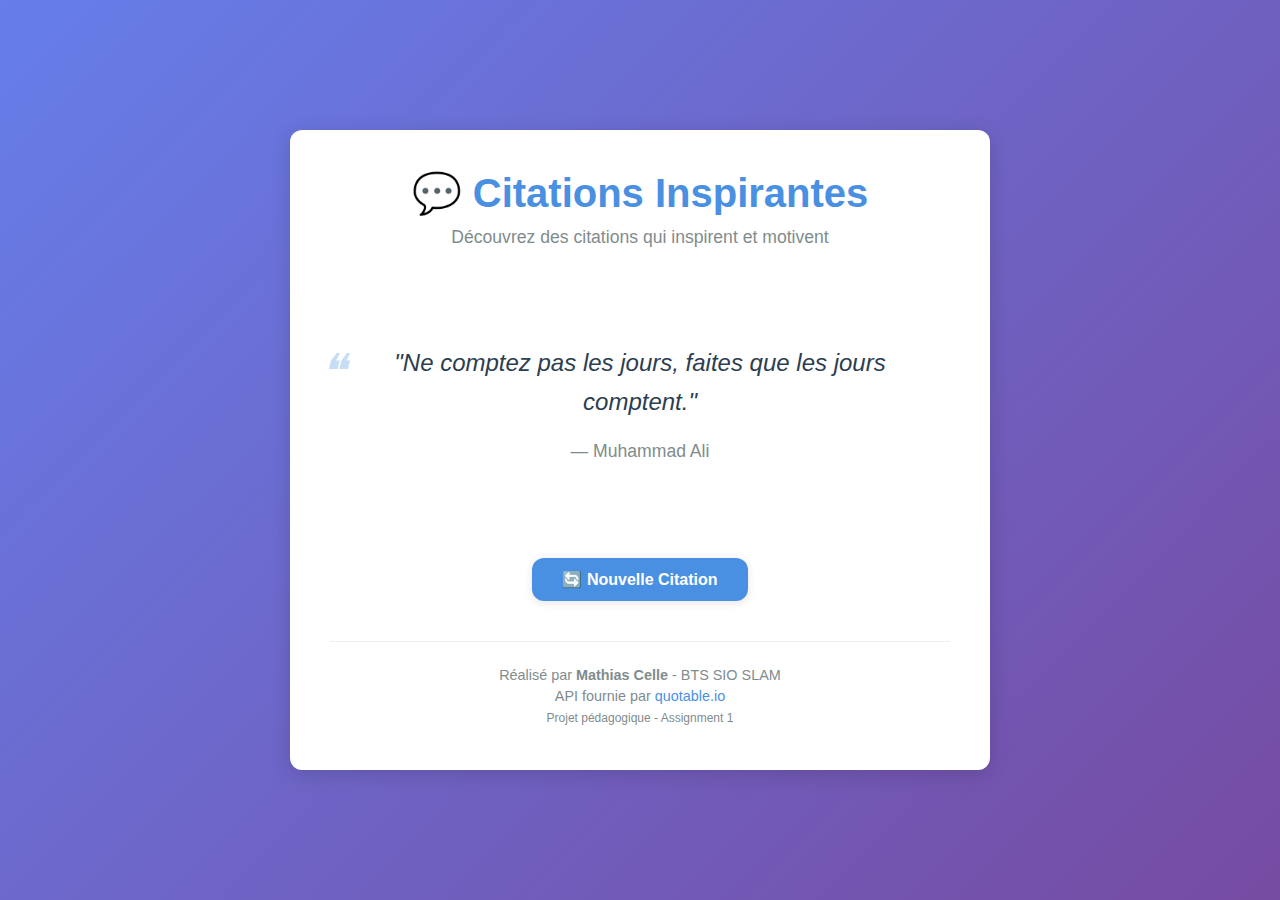
<file: index.html>
<!DOCTYPE html>
<html lang="fr">
<head>
    <meta charset="UTF-8">
    <meta name="viewport" content="width=device-width, initial-scale=1.0">
    <title>Générateur de Citations - Mathias Celle</title>
    <link rel="stylesheet" href="style.css">
    <meta name="description" content="Générateur de citations inspirantes utilisant l'API quotable.io">
</head>
<body>
    <main class="container">
        <header>
            <h1>💬 Citations Inspirantes</h1>
            <p class="subtitle">Découvrez des citations qui inspirent et motivent</p>
        </header>
        
        <section class="citation-section" aria-live="polite">
            <!-- Zone de chargement -->
            <div id="loading" class="loading" aria-label="Chargement en cours">
                <div class="spinner" role="status" aria-hidden="true"></div>
                <p>Chargement d'une citation...</p>
            </div>
            
            <!-- Zone citation (cachée au début) -->
            <div id="citation-container" class="citation-container hidden">
                <blockquote id="citation-text" class="citation-text" cite="https://quotable.io">
                    <!-- La citation apparaîtra ici -->
                </blockquote>
                <cite id="citation-author" class="citation-author">
                    <!-- L'auteur apparaîtra ici -->
                </cite>
            </div>
            
            <!-- Zone d'erreur (cachée au début) -->
            <div id="error-container" class="error-container hidden" role="alert" aria-live="assertive">
                <p class="error-message">
                    ❌ <span id="error-text">Impossible de charger une citation. Vérifiez votre connexion.</span>
                </p>
                <button id="retry-btn" class="btn-retry">🔄 Réessayer</button>
            </div>
        </section>
        
        <section class="actions">
            <button id="nouvelle-citation" class="btn-nouvelle" disabled aria-describedby="citation-help">
                🔄 Nouvelle Citation
            </button>
            <p id="citation-help" class="sr-only">Cliquez pour charger une nouvelle citation aléatoire</p>
        </section>

        <!-- Section bonus optionnelle -->
        <section id="bonus-features" class="bonus-section hidden">
            <button id="partager-btn" class="btn-secondary">📤 Partager</button>
            <button id="favoris-btn" class="btn-secondary">⭐ Ajouter aux favoris</button>
        </section>
        
        <footer>
            <p>Réalisé par <strong>Mathias Celle</strong> - BTS SIO SLAM</p>
            <p>API fournie par <a href="https://quotable.io" target="_blank" rel="noopener">quotable.io</a></p>
            <p><small>Projet pédagogique - Assignment 1</small></p>
        </footer>
    </main>
    
    <!-- Scripts chargés en fin pour optimiser les performances -->
    <script src="script.js"></script>
</body>
</html>
</file>
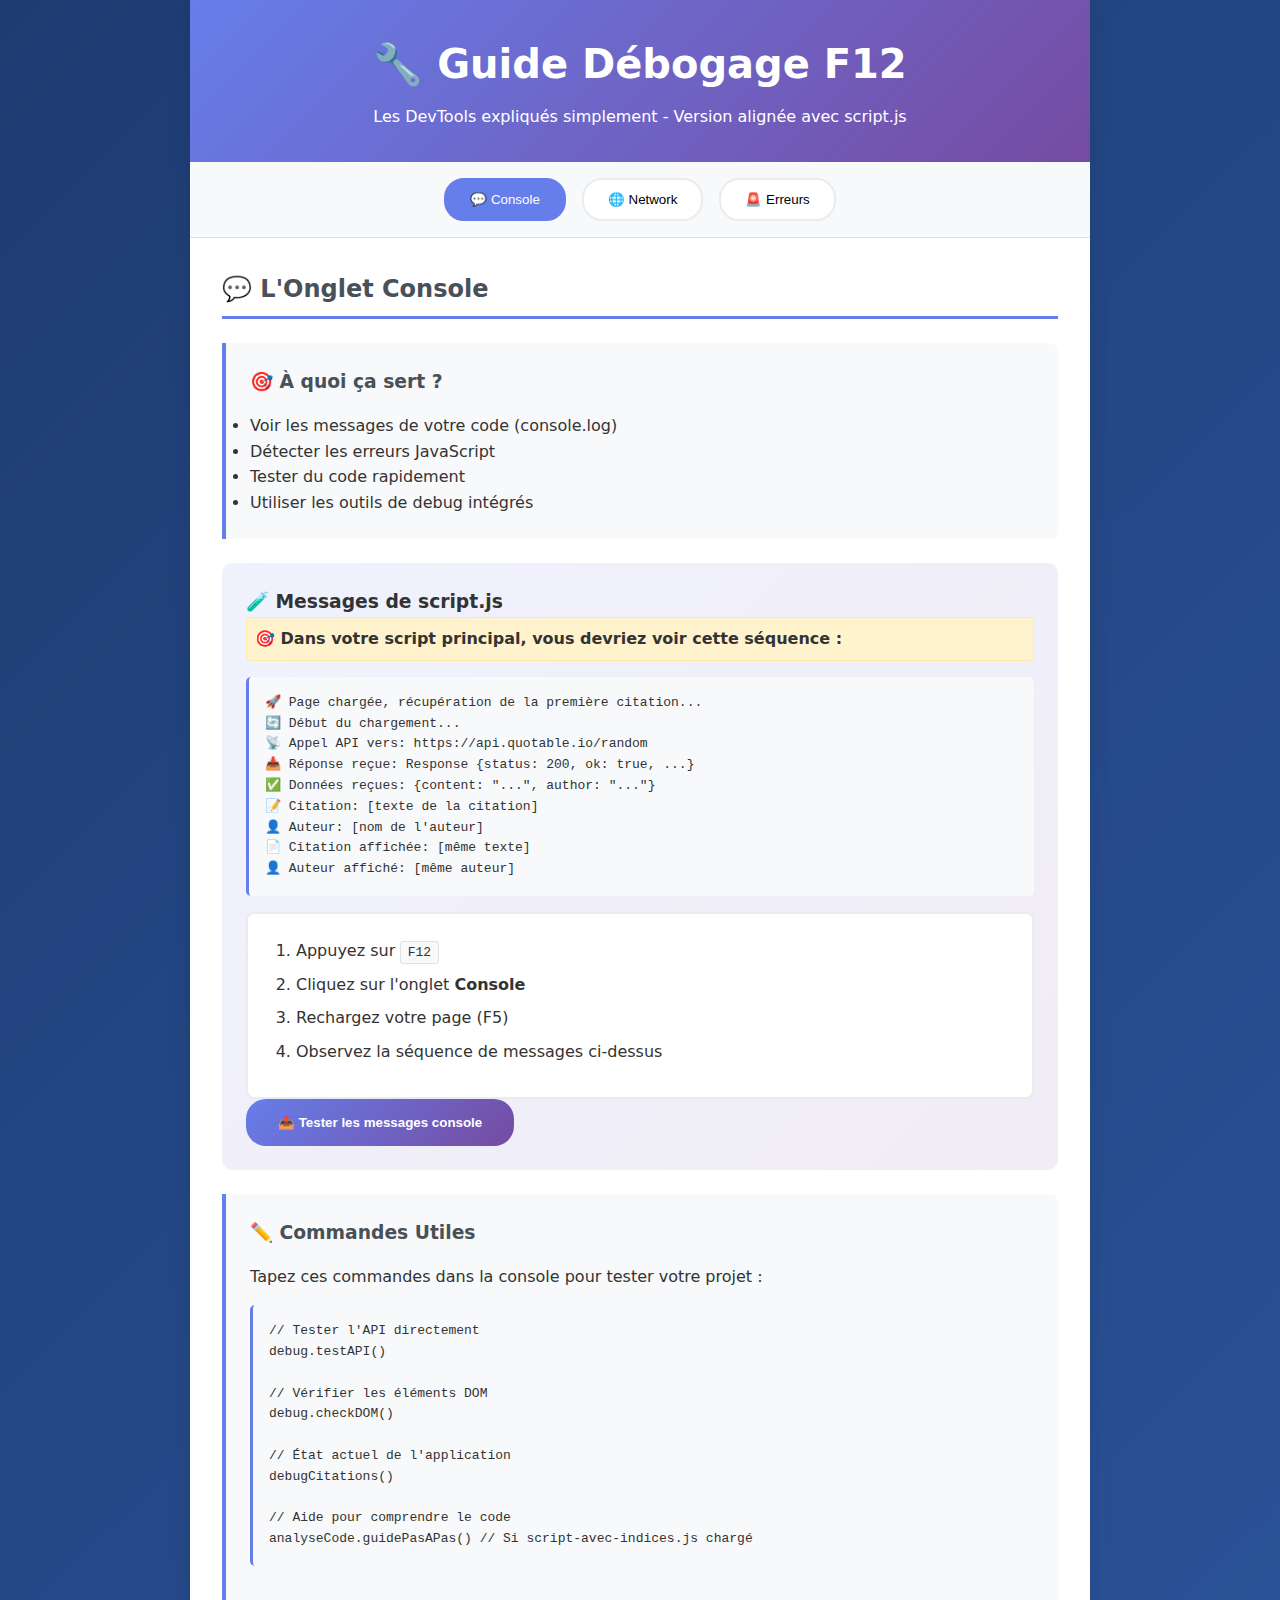
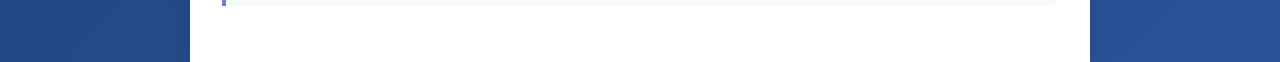
<file: Fichiers d'aide/debug-guide.html>
<!DOCTYPE html>
<html lang="fr">
<head>
    <meta charset="UTF-8">
    <meta name="viewport" content="width=device-width, initial-scale=1.0">
    <title>🔧 Guide Débogage F12</title>
    <style>
        * { margin: 0; padding: 0; box-sizing: border-box; }
        body { 
            font-family: system-ui, sans-serif; 
            background: linear-gradient(135deg, #1e3c72, #2a5298);
            color: #333; 
            line-height: 1.6;
        }
        
        .container { 
            max-width: 900px; 
            margin: 0 auto; 
            background: white; 
            min-height: 100vh;
            box-shadow: 0 0 20px rgba(0,0,0,0.1);
        }
        
        .header { 
            background: linear-gradient(135deg, #667eea, #764ba2); 
            color: white; 
            padding: 2rem; 
            text-align: center; 
        }
        .header h1 { font-size: 2.5rem; margin-bottom: 0.5rem; }
        
        .nav { 
            background: #f8f9fa; 
            padding: 1rem; 
            display: flex; 
            justify-content: center; 
            gap: 1rem; 
            border-bottom: 1px solid #dee2e6;
        }
        .nav button { 
            padding: 0.75rem 1.5rem; 
            background: white; 
            border: 2px solid #e9ecef; 
            border-radius: 20px; 
            cursor: pointer; 
            transition: all 0.3s;
        }
        .nav button:hover { background: #e9ecef; }
        .nav button.active { background: #667eea; color: white; border-color: #667eea; }
        
        .section { display: none; padding: 2rem; }
        .section.active { display: block; }
        .section h2 { color: #495057; margin-bottom: 1.5rem; border-bottom: 3px solid #667eea; padding-bottom: 0.5rem; }
        
        .card { 
            background: #f8f9fa; 
            border-left: 4px solid #667eea; 
            padding: 1.5rem; 
            margin-bottom: 1.5rem; 
            border-radius: 0 8px 8px 0;
        }
        .card h3 { color: #495057; margin-bottom: 1rem; }
        
        .demo { 
            background: linear-gradient(135deg, rgba(102,126,234,0.1), rgba(118,75,162,0.1)); 
            padding: 1.5rem; 
            border-radius: 10px; 
            margin-bottom: 1.5rem;
        }
        
        .btn { 
            background: linear-gradient(135deg, #667eea, #764ba2); 
            color: white; 
            border: none; 
            padding: 1rem 2rem; 
            border-radius: 20px; 
            cursor: pointer; 
            font-weight: 600;
            transition: all 0.3s;
        }
        .btn:hover { transform: translateY(-2px); box-shadow: 0 5px 15px rgba(102,126,234,0.4); }
        
        .code { 
            background: #f8f9fa; 
            padding: 1rem; 
            border-radius: 5px; 
            font-family: monospace; 
            margin: 1rem 0;
            border-left: 3px solid #667eea;
            white-space: pre-wrap;
        }
        
        .grid { display: grid; grid-template-columns: 1fr 1fr; gap: 1.5rem; margin: 1rem 0; }
        
        .steps { background: white; padding: 1.5rem; border-radius: 8px; border: 2px solid #e9ecef; }
        .steps ol { padding-left: 1.5rem; }
        .steps li { margin-bottom: 0.5rem; }
        
        kbd { 
            background: #f8f9fa; 
            border: 1px solid #dee2e6; 
            border-radius: 3px; 
            padding: 0.2rem 0.4rem; 
            font-family: monospace;
        }
        
        .highlight { background: #fff3cd; padding: 0.5rem; border-radius: 4px; border: 1px solid #ffeaa7; }
        .success { background: #d1ecf1; color: #0c5460; padding: 1rem; border-radius: 5px; margin-top: 1rem; }
        .error { background: #f8d7da; color: #721c24; padding: 1rem; border-radius: 5px; margin-top: 1rem; }
        
        @media (max-width: 768px) { 
            .grid { grid-template-columns: 1fr; } 
            .nav { flex-wrap: wrap; }
        }
    </style>
</head>
<body>
    <div class="container">
        <div class="header">
            <h1>🔧 Guide Débogage F12</h1>
            <p>Les DevTools expliqués simplement - Version alignée avec script.js</p>
        </div>

        <div class="nav">
            <button class="active" onclick="showSection('console')">💬 Console</button>
            <button onclick="showSection('network')">🌐 Network</button>
            <button onclick="showSection('erreurs')">🚨 Erreurs</button>
        </div>

        <!-- Section Console -->
        <section id="console" class="section active">
            <h2>💬 L'Onglet Console</h2>
            
            <div class="card">
                <h3>🎯 À quoi ça sert ?</h3>
                <ul>
                    <li>Voir les messages de votre code (console.log)</li>
                    <li>Détecter les erreurs JavaScript</li>
                    <li>Tester du code rapidement</li>
                    <li>Utiliser les outils de debug intégrés</li>
                </ul>
            </div>

            <div class="demo">
                <h3>🧪 Messages de script.js</h3>
                <div class="highlight">
                    <strong>🎯 Dans votre script principal, vous devriez voir cette séquence :</strong>
                </div>
                <div class="code">🚀 Page chargée, récupération de la première citation...
🔄 Début du chargement...
📡 Appel API vers: https://api.quotable.io/random
📥 Réponse reçue: Response {status: 200, ok: true, ...}
✅ Données reçues: {content: "...", author: "..."}
📝 Citation: [texte de la citation]
👤 Auteur: [nom de l'auteur]
📄 Citation affichée: [même texte]
👤 Auteur affiché: [même auteur]</div>
                
                <div class="steps">
                    <ol>
                        <li>Appuyez sur <kbd>F12</kbd></li>
                        <li>Cliquez sur l'onglet <strong>Console</strong></li>
                        <li>Rechargez votre page (F5)</li>
                        <li>Observez la séquence de messages ci-dessus</li>
                    </ol>
                </div>
                <button onclick="demoConsole()" class="btn">📤 Tester les messages console</button>
            </div>

            <div class="card">
                <h3>✏️ Commandes Utiles</h3>
                <p>Tapez ces commandes dans la console pour tester votre projet :</p>
                <div class="code">// Tester l'API directement
debug.testAPI()

// Vérifier les éléments DOM
debug.checkDOM()

// État actuel de l'application
debugCitations()

// Aide pour comprendre le code
analyseCode.guidePasAPas() // Si script-avec-indices.js chargé</div>
            </div>
        </section>

        <!-- Section Network -->
        <section id="network" class="section">
            <h2>🌐 L'Onglet Network</h2>
            
            <div class="card">
                <h3>🎯 À quoi ça sert ?</h3>
                <ul>
                    <li>Voir tous les appels API</li>
                    <li>Vérifier les codes de statut</li>
                    <li>Voir le contenu des réponses</li>
                    <li>Mesurer les performances</li>
                </ul>
            </div>

            <div class="demo">
                <h3>🧪 Test API (même code que script.js)</h3>
                <div class="steps">
                    <ol>
                        <li>Ouvrez l'onglet <strong>Network</strong></li>
                        <li>Cliquez sur le bouton ci-dessous</li>
                        <li>Regardez apparaître "random" dans Network</li>
                        <li>Cliquez dessus pour voir les détails</li>
                    </ol>
                </div>
                <button onclick="demoNetworkCoherent()" class="btn">📡 Tester l'API (async/await)</button>
                <div id="network-result" style="margin-top: 1rem; padding: 1rem; background: white; border-radius: 5px; min-height: 50px;"></div>
            </div>

            <div class="card">
                <h3>🎓 Code Utilisé (identique à script.js)</h3>
                <div class="code">// Même approche que dans votre script principal
async function obtenirCitation() {
    try {
        console.log('📡 Appel API vers:', API_URL);
        const response = await fetch(API_URL);
        
        console.log('📥 Réponse reçue:', response);
        
        if (!response.ok) {
            throw new Error(`Erreur HTTP: ${response.status}`);
        }
        
        const data = await response.json();
        console.log('✅ Données reçues:', data);
        
        return data;
    } catch (error) {
        console.error('❌ Erreur capturée:', error);
    }
}</div>
            </div>

            <div class="grid">
                <div class="card">
                    <h3>🎨 Codes de Statut</h3>
                    <p><span style="color: #28a745; font-weight: bold;">200</span> = Succès ✅</p>
                    <p><span style="color: #dc3545; font-weight: bold;">404</span> = Non trouvé ❌</p>
                    <p><span style="color: #fd7e14; font-weight: bold;">500</span> = Erreur serveur 💥</p>
                </div>
                <div class="card">
                    <h3>👀 Que regarder</h3>
                    <p><strong>Name :</strong> "random" (nom de la requête)</p>
                    <p><strong>Status :</strong> 200 (si tout va bien)</p>
                    <p><strong>Response :</strong> JSON avec la citation</p>
                    <p><strong>Headers :</strong> Content-Type: application/json</p>
                </div>
            </div>
        </section>

        <!-- Section Erreurs -->
        <section id="erreurs" class="section">
            <h2>🚨 Comprendre les Erreurs</h2>
            
            <div class="card">
                <h3>❌ ReferenceError</h3>
                <div class="code">Uncaught ReferenceError: maVariable is not defined</div>
                <p><strong>Problème :</strong> Variable qui n'existe pas</p>
                <p><strong>Solution :</strong> Vérifiez l'orthographe et la déclaration</p>
            </div>

            <div class="card">
                <h3>🌐 TypeError</h3>
                <div class="code">TypeError: Cannot read property 'content' of undefined</div>
                <p><strong>Problème :</strong> Objet undefined (souvent API qui n'a pas répondu)</p>
                <p><strong>Solution :</strong> Vérifiez que l'objet existe avant de l'utiliser</p>
            </div>

            <div class="card">
                <h3>📡 Network Error</h3>
                <div class="code">Failed to fetch</div>
                <p><strong>Problème :</strong> Problème de connexion internet</p>
                <p><strong>Solution :</strong> Vérifiez l'URL et la connexion</p>
                <p><strong>Dans script.js :</strong> Cette erreur est gérée par gererErreur()</p>
            </div>

            <div class="demo">
                <h3>🧪 Test de Gestion d'Erreurs (comme script.js)</h3>
                <div class="steps">
                    <ol>
                        <li>Coupez votre connexion internet</li>
                        <li>Cliquez sur le bouton ci-dessous</li>
                        <li>Observez la gestion d'erreur</li>
                        <li>Reconnectez et réessayez</li>
                    </ol>
                </div>
                <button onclick="testErreurCoherent()" class="btn">💥 Tester gestion d'erreur</button>
                <div id="error-result" style="margin-top: 1rem;"></div>
                <p style="color: #856404; font-style: italic; margin-top: 1rem;">⚠️ Test volontaire pour apprentissage - même logique que script.js</p>
            </div>

            <div class="card">
                <h3>🔍 Messages d'Erreur de script.js</h3>
                <p>Votre script principal gère ces erreurs automatiquement :</p>
                <div class="code">// Connexion coupée
⚠️ Erreur affichée à l'utilisateur: Problème de connexion. Vérifiez votre accès internet.

// Serveur en panne
⚠️ Erreur affichée à l'utilisateur: Le serveur rencontre des difficultés. Veuillez patienter.

// Citation introuvable
⚠️ Erreur affichée à l'utilisateur: Citation introuvable. Réessayons avec une autre.</div>
            </div>
        </section>
    </div>

    <script>
        // Variables globales (identiques à script.js)
        const API_URL = 'https://api.quotable.io/random';

        function showSection(sectionId) {
            document.querySelectorAll('.section').forEach(s => s.classList.remove('active'));
            document.querySelectorAll('.nav button').forEach(b => b.classList.remove('active'));
            
            document.getElementById(sectionId).classList.add('active');
            event.target.classList.add('active');
        }

        function demoConsole() {
            // Messages identiques à script.js
            console.log('🎉 Demo depuis le guide debug !');
            console.log('📊 Objet de test:', {content: 'Citation test', author: 'Guide Debug', length: 25});
            console.log('✅ Console fonctionne parfaitement !');
            console.log('💡 Ces messages sont identiques au style de script.js');
            alert('📺 Regardez la console ! 4 messages envoyés avec le même style que script.js');
        }

        // Version corrigée qui utilise async/await comme script.js
        async function demoNetworkCoherent() {
            const result = document.getElementById('network-result');
            
            result.innerHTML = '<p>⏳ Appel API en cours... Regardez Network ! (même code que script.js)</p>';
            
            try {
                // Code IDENTIQUE à script.js
                console.log('📡 Appel API vers:', API_URL);
                const response = await fetch(API_URL);
                
                console.log('📥 Réponse reçue:', response);
                
                if (!response.ok) {
                    if (response.status === 404) {
                        throw new Error('Citation non trouvée (404)');
                    } else if (response.status >= 500) {
                        throw new Error('Problème serveur. Réessayez dans quelques instants.');
                    } else {
                        throw new Error(`Erreur HTTP: ${response.status}`);
                    }
                }
                
                const data = await response.json();
                
                console.log('✅ Données reçues:', data);
                console.log('📝 Citation:', data.content);
                console.log('👤 Auteur:', data.author);
                
                result.innerHTML = `
                    <div class="success">
                        <h4>✅ API OK ! (comportement identique à script.js)</h4>
                        <p><strong>Citation :</strong> "${data.content.substring(0, 60)}${data.content.length > 60 ? '...' : ''}"</p>
                        <p><strong>Auteur :</strong> ${data.author}</p>
                        <p><strong>Longueur :</strong> ${data.length} caractères</p>
                        <small>🔍 Regardez l'onglet Network pour voir les détails de la requête "random"</small>
                    </div>
                `;
            } catch (error) {
                console.error('❌ Erreur capturée:', error);
                result.innerHTML = `
                    <div class="error">
                        <h4>❌ Erreur détectée (gestion identique à script.js)</h4>
                        <p><strong>Message :</strong> ${error.message}</p>
                        <p><strong>Type :</strong> ${error.name}</p>
                        <small>🔍 Cette gestion d'erreur est exactement la même que dans script.js</small>
                    </div>
                `;
            }
        }

        // Test d'erreur cohérent avec script.js
        async function testErreurCoherent() {
            const result = document.getElementById('error-result');
            
            try {
                // Test avec une URL invalide pour simuler une erreur réseau
                console.log('🧪 Test d\'erreur volontaire...');
                const response = await fetch('https://api-inexistante-test.io/random');
                
                if (!response.ok) {
                    throw new Error(`Erreur HTTP: ${response.status}`);
                }
                
                const data = await response.json();
                result.innerHTML = '<div class="success">✅ Pas d\'erreur (surprenant !)</div>';
                
            } catch (error) {
                console.error('❌ Erreur capturée (normal pour le test):', error);
                
                // Logique IDENTIQUE à script.js
                let messageErreur = 'Une erreur inattendue s\'est produite.';
                
                if (error.message.includes('Failed to fetch')) {
                    messageErreur = 'Problème de connexion. Vérifiez votre accès internet.';
                } else if (error.message.includes('404')) {
                    messageErreur = 'Citation introuvable. Réessayons avec une autre.';
                } else if (error.message.includes('500')) {
                    messageErreur = 'Le serveur rencontre des difficultés. Veuillez patienter.';
                } else {
                    messageErreur = error.message;
                }
                
                console.log('⚠️ Erreur affichée à l\'utilisateur:', messageErreur);
                
                result.innerHTML = `
                    <div class="error">
                        <h4>💥 Erreur capturée (comportement normal)</h4>
                        <p><strong>Message utilisateur :</strong> ${messageErreur}</p>
                        <p><strong>Message technique :</strong> ${error.message}</p>
                        <small>🔍 La logique de gestion est identique à gererErreur() dans script.js</small>
                    </div>
                `;
            }
        }

        // Message d'accueil
        console.log('🔧 DEBUG GUIDE CHARGÉ - Version cohérente avec script.js');
        console.log('==========================================');
        console.log('Ce guide utilise exactement les mêmes techniques que votre script principal.');
        console.log('💡 Commandes disponibles :');
        console.log('- demoConsole() : Test des messages console');
        console.log('- demoNetworkCoherent() : Test API avec async/await');
        console.log('- testErreurCoherent() : Test gestion d\'erreurs');
    </script>
</body>
</html>
</file>
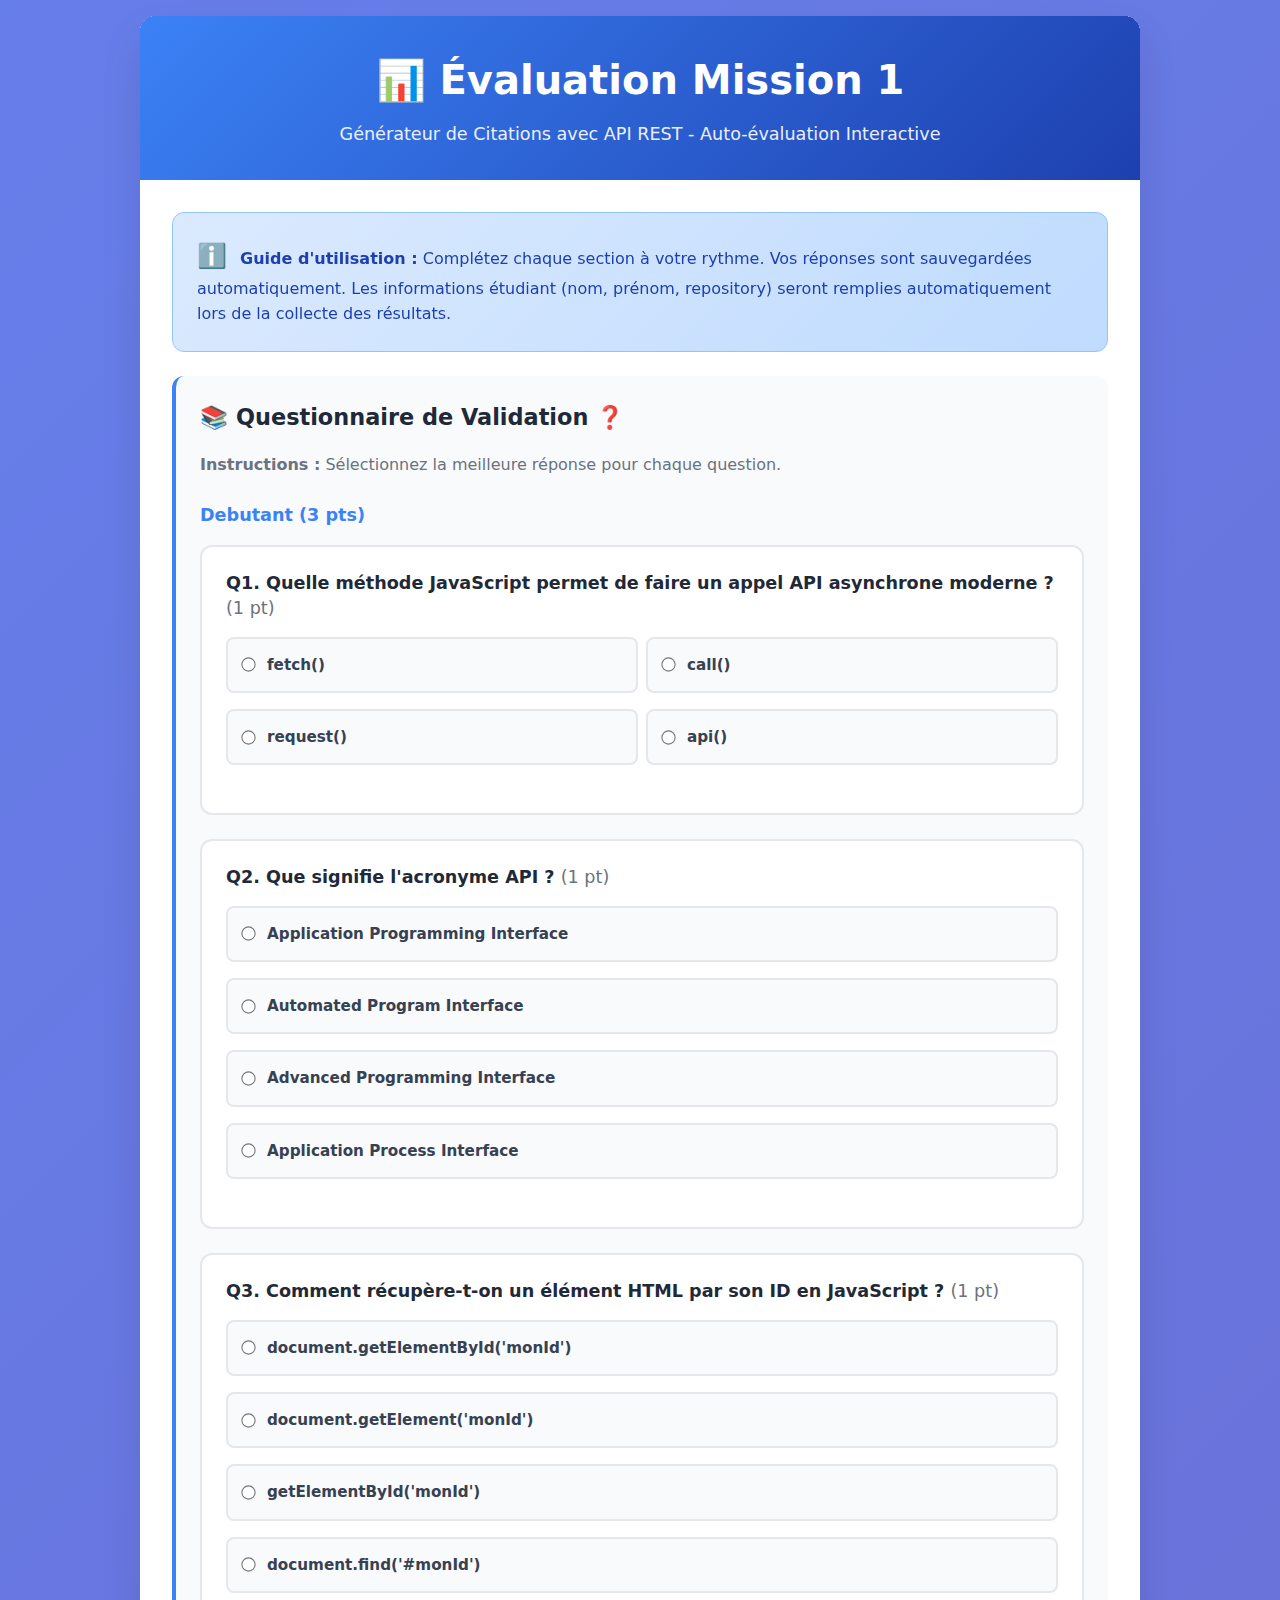
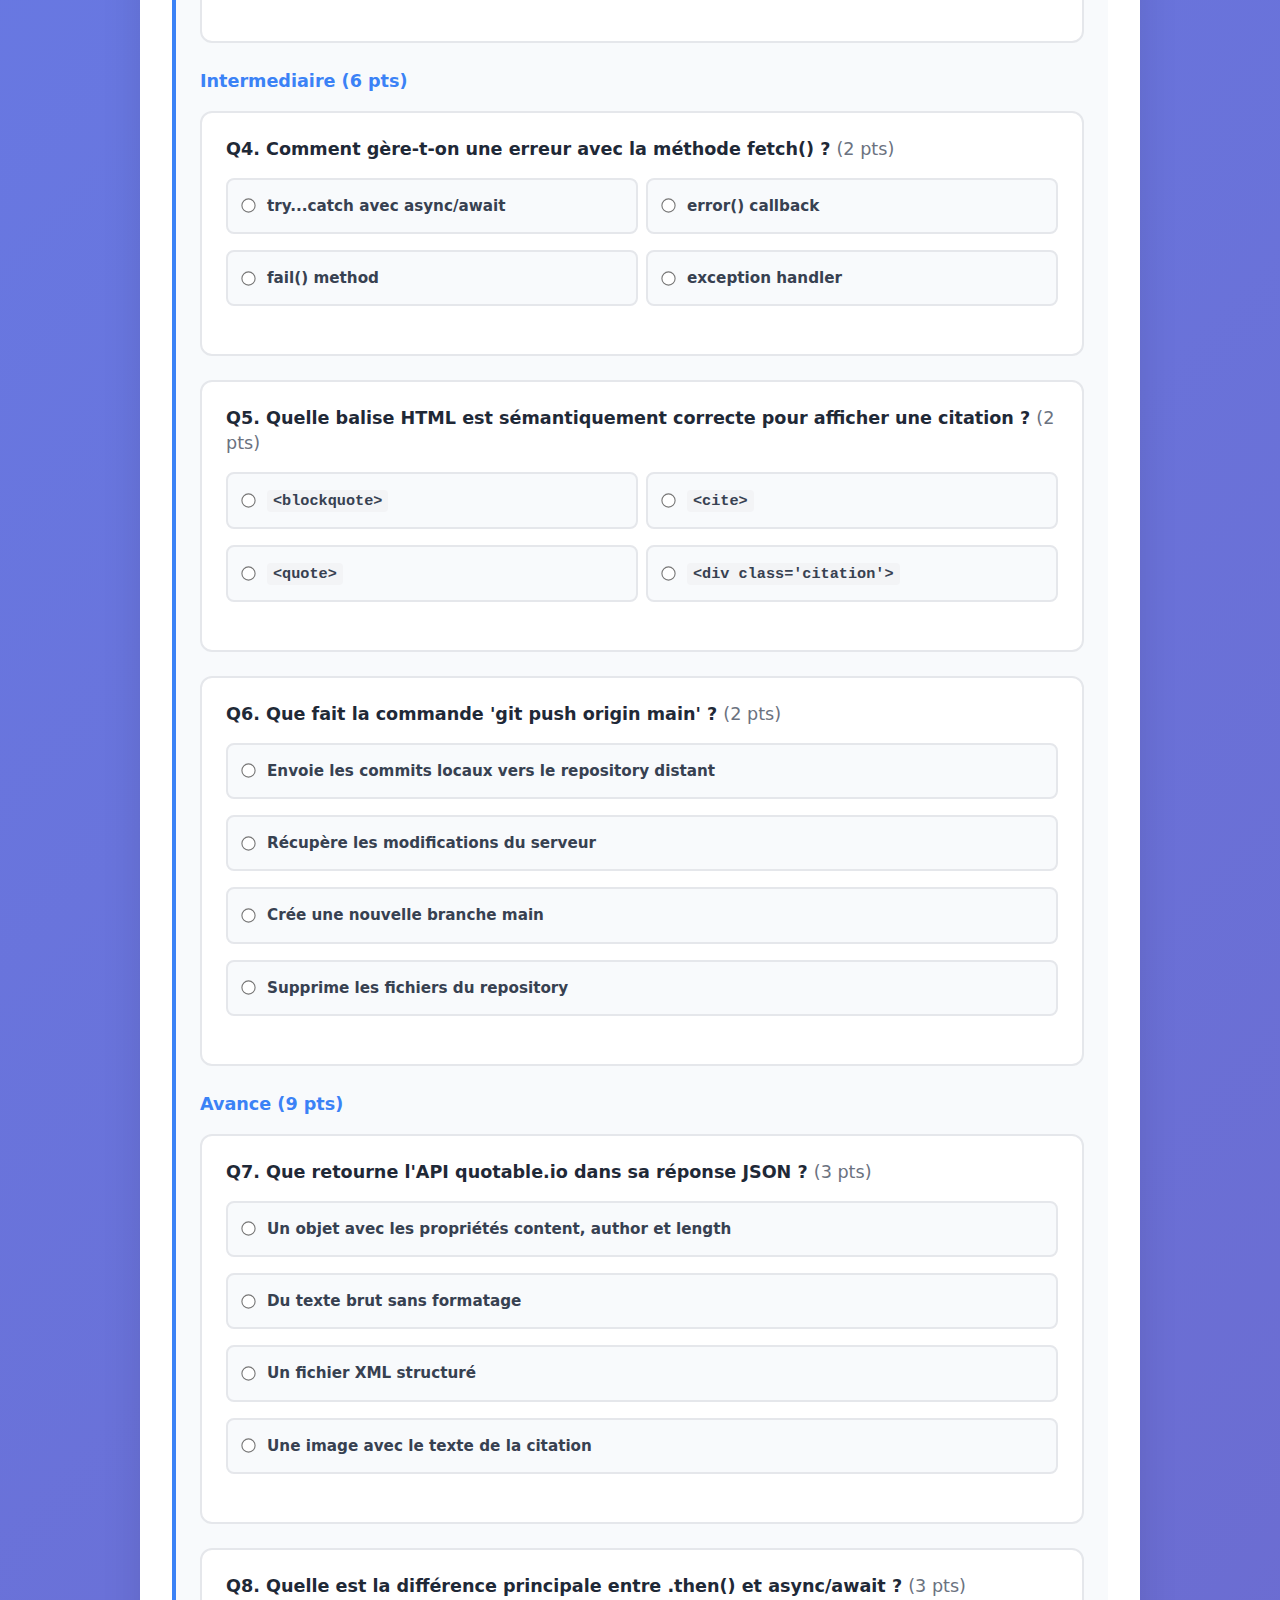
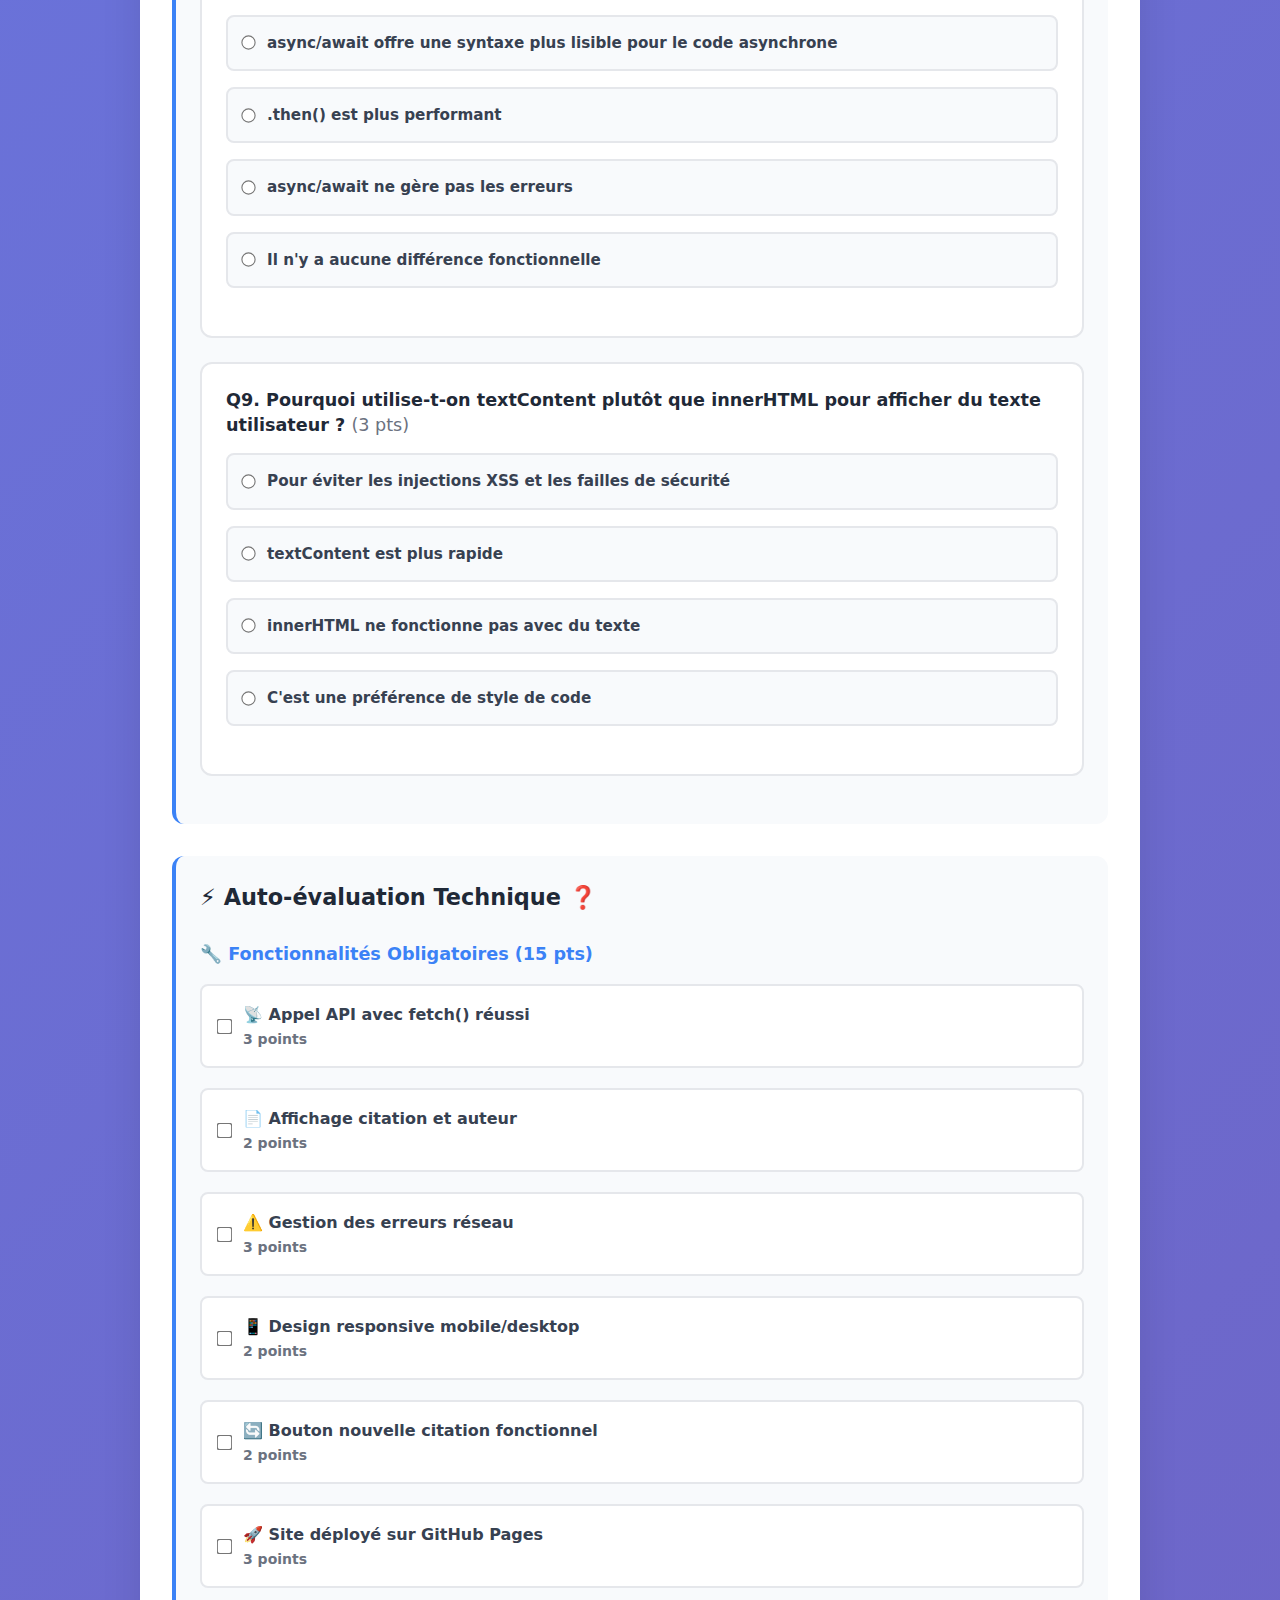
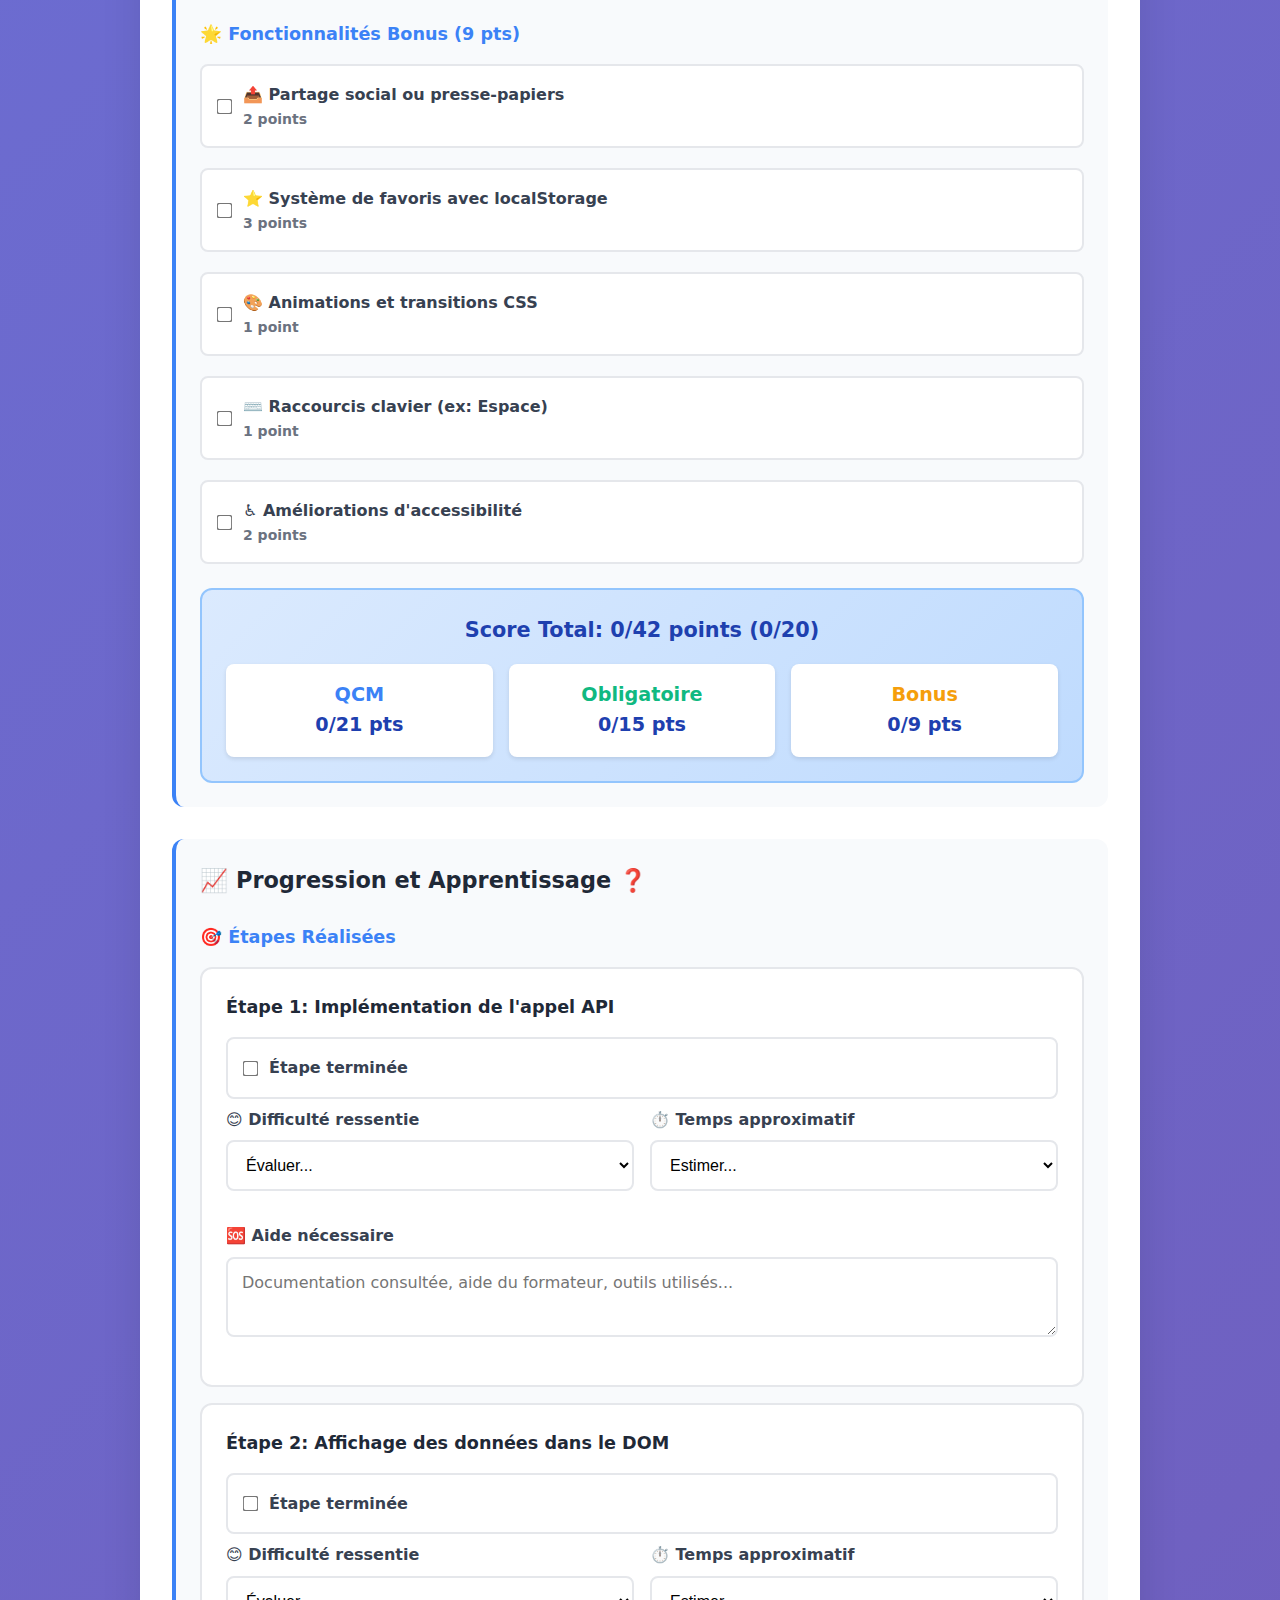
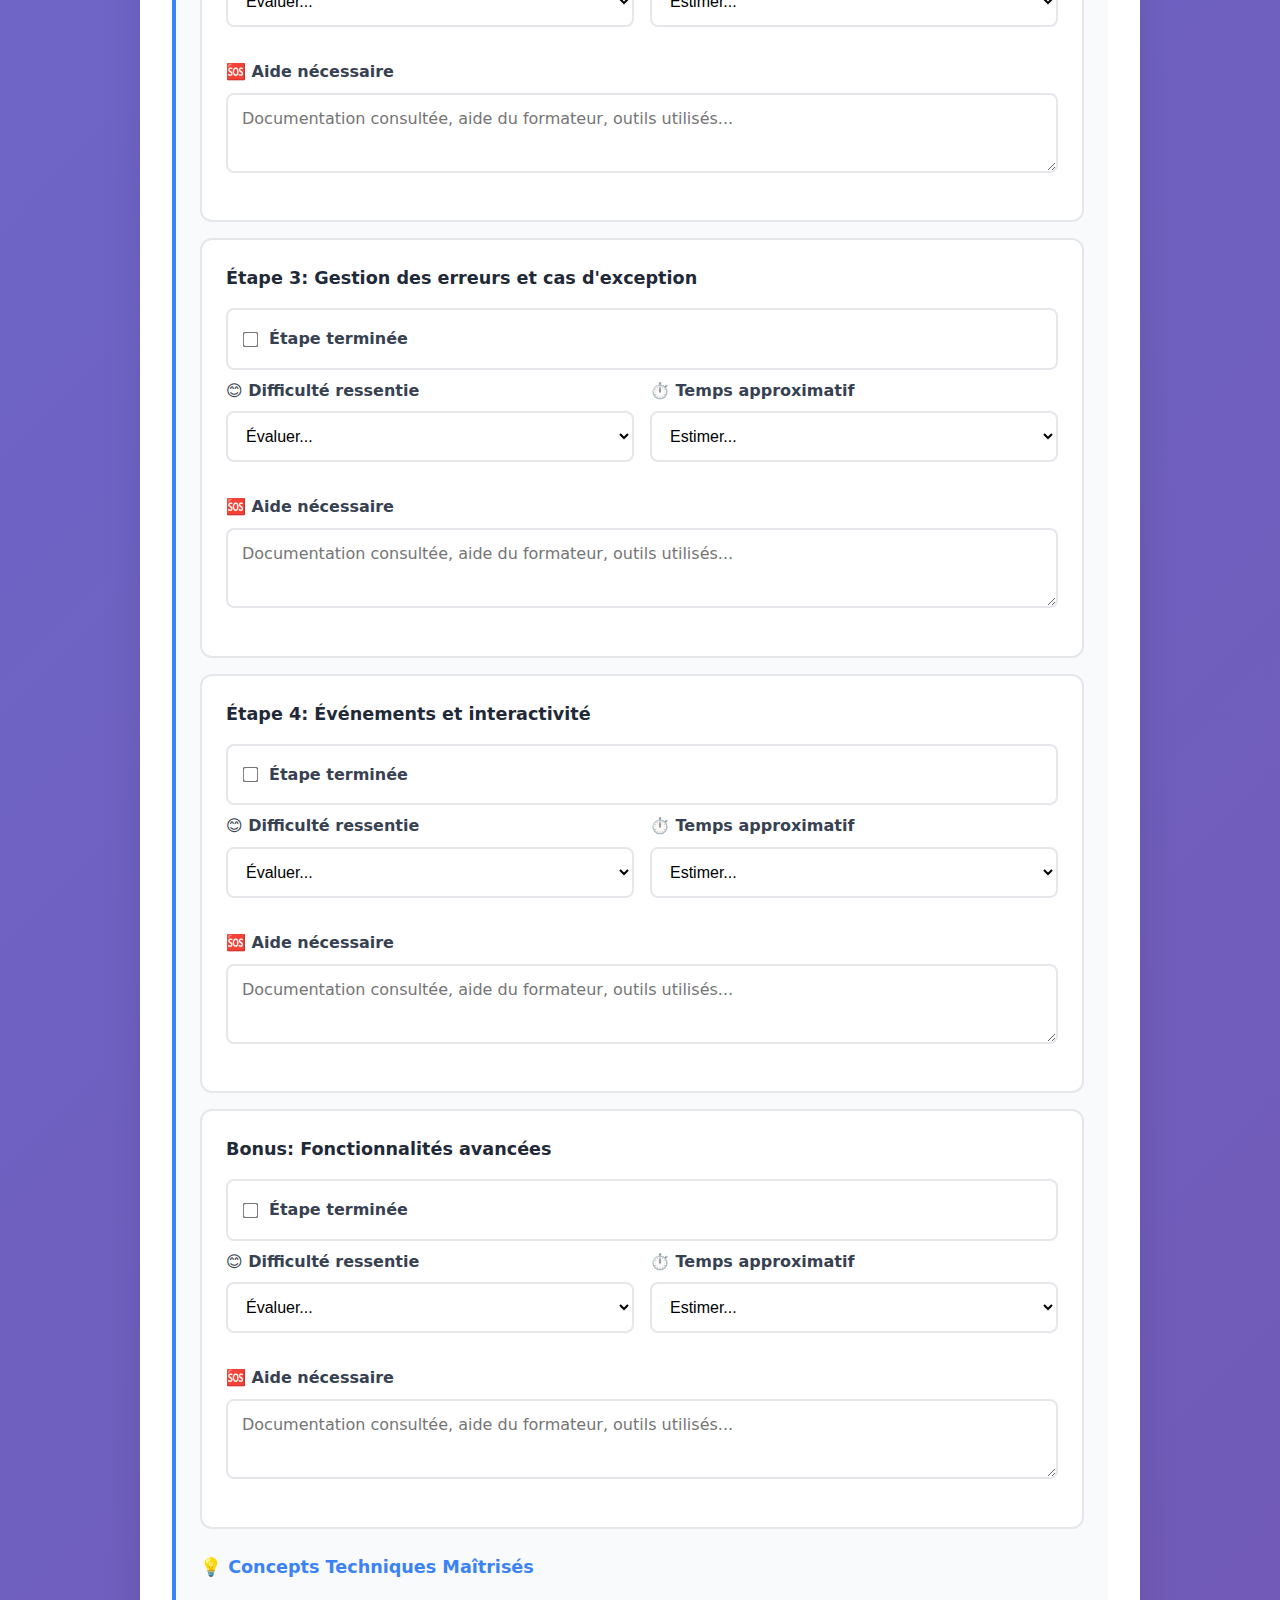
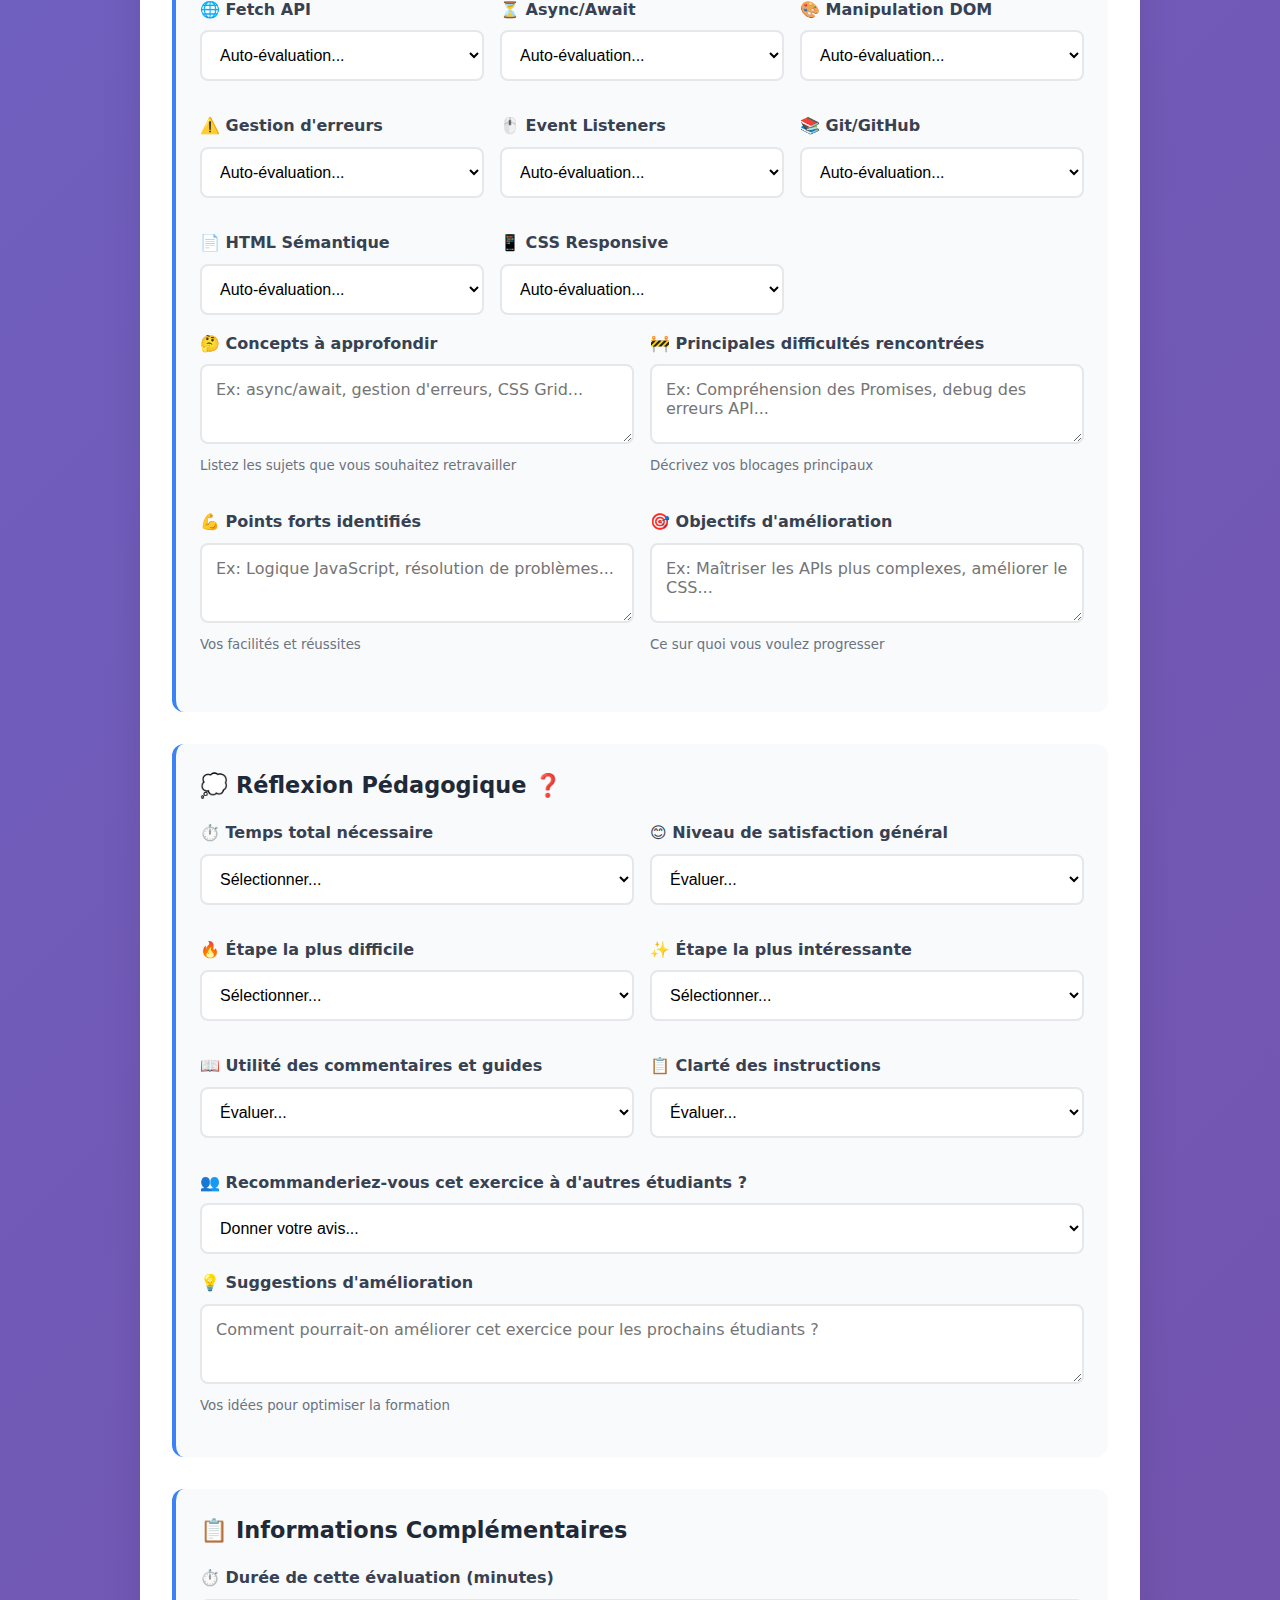
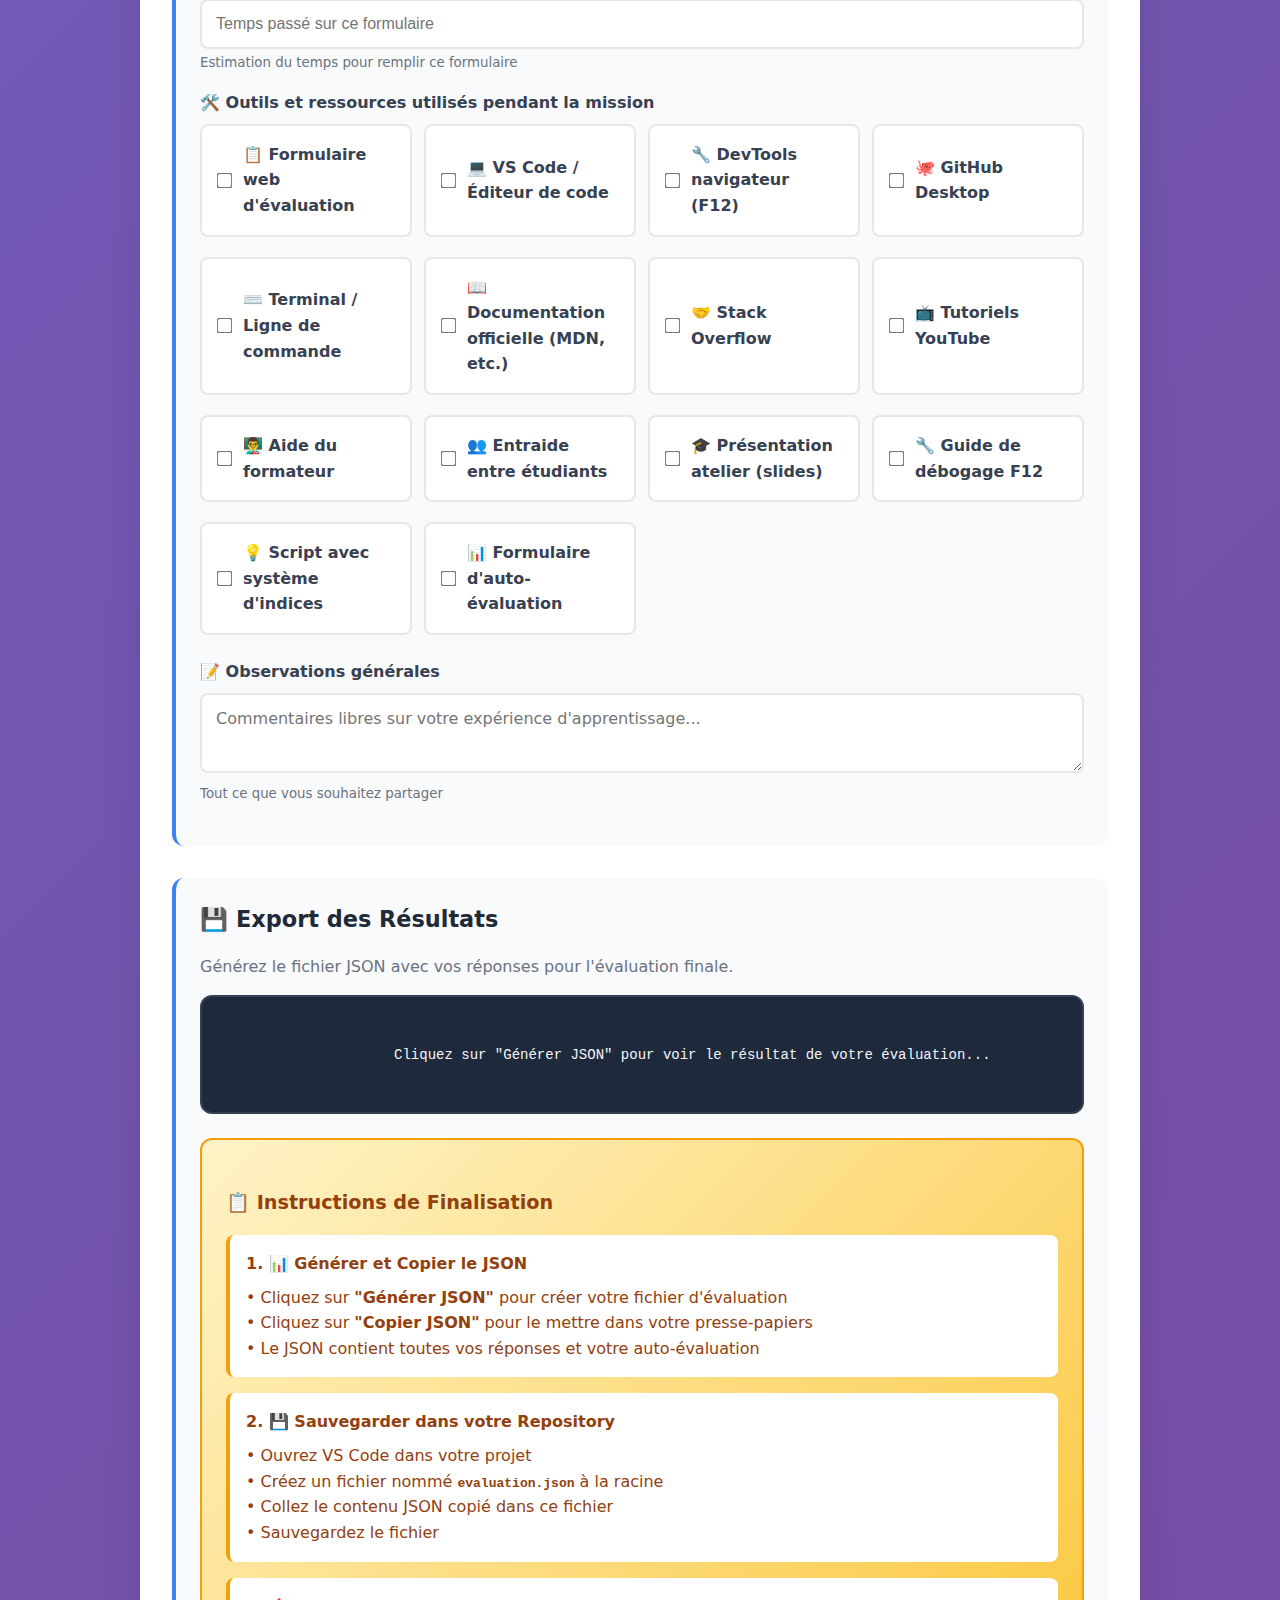
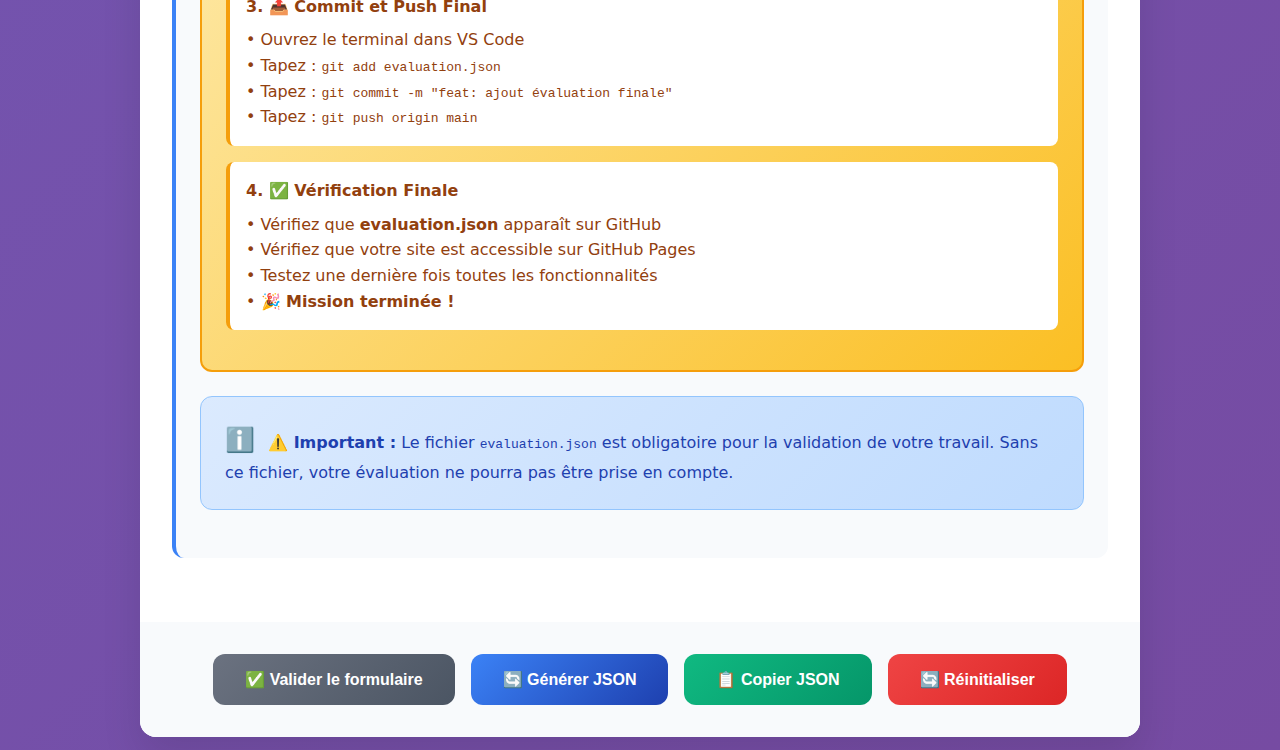
<file: Fichiers d'aide/evaluation-form.html>
<!DOCTYPE html>
<html lang="fr">
<head>
    <meta charset="UTF-8">
    <meta name="viewport" content="width=device-width, initial-scale=1.0">
    <title>📊 Évaluation Mission 1 - Générateur de Citations</title>
    <style>
        * { margin: 0; padding: 0; box-sizing: border-box; }
        body { 
            font-family: system-ui, sans-serif; 
            background: linear-gradient(135deg, #667eea, #764ba2);
            color: #333; 
            padding: 1rem; 
            line-height: 1.6;
            min-height: 100vh;
        }
        .container { 
            max-width: 1000px; 
            margin: 0 auto; 
            background: white; 
            border-radius: 16px; 
            box-shadow: 0 20px 40px rgba(0,0,0,0.1); 
            overflow: hidden;
        }
        .header { 
            background: linear-gradient(135deg, #3b82f6, #1e40af); 
            color: white; 
            padding: 2rem; 
            text-align: center; 
            position: relative;
        }
        .header h1 { font-size: 2.5rem; margin-bottom: 0.5rem; }
        .header p { font-size: 1.1rem; opacity: 0.9; }
        .progress-bar {
            position: absolute;
            bottom: 0;
            left: 0;
            width: 0%;
            height: 4px;
            background: #ffd700;
            transition: width 0.3s ease;
        }
        .content { padding: 2rem; }
        .section { 
            margin-bottom: 2rem; 
            padding: 1.5rem; 
            background: #f8fafc; 
            border-radius: 12px; 
            border-left: 4px solid #3b82f6;
        }
        .section h2 { 
            color: #1f2937; 
            margin-bottom: 1rem; 
            font-size: 1.4rem;
            display: flex;
            align-items: center;
            gap: 0.5rem;
        }
        .section h3 {
            color: #3b82f6; 
            margin: 1.5rem 0 1rem 0;
            font-size: 1.1rem;
        }
        .alert { 
            background: linear-gradient(135deg, #dbeafe, #bfdbfe); 
            color: #1e40af; 
            padding: 1.5rem; 
            border-radius: 12px; 
            margin-bottom: 1.5rem;
            border: 1px solid #93c5fd;
            position: relative;
        }
        .alert::before {
            content: "ℹ️";
            font-size: 1.5rem;
            margin-right: 0.5rem;
        }
        .form-row { 
            display: grid; 
            grid-template-columns: 1fr 1fr; 
            gap: 1rem; 
            margin-bottom: 1rem; 
        }
        .form-group { margin-bottom: 1rem; }
        label { 
            display: block; 
            font-weight: 600; 
            margin-bottom: 0.5rem; 
            color: #374151; 
        }
        input, select, textarea { 
            width: 100%; 
            padding: 0.875rem; 
            border: 2px solid #e5e7eb; 
            border-radius: 8px; 
            font-size: 1rem; 
            transition: all 0.2s;
            background: white;
        }
        input:focus, select:focus, textarea:focus { 
            outline: none; 
            border-color: #3b82f6; 
            box-shadow: 0 0 0 3px rgba(59, 130, 246, 0.1);
        }
        textarea { 
            min-height: 80px; 
            resize: vertical; 
            font-family: inherit;
        }
        .btn { 
            padding: 1rem 2rem; 
            background: linear-gradient(135deg, #3b82f6, #1e40af);
            color: white; 
            border: none; 
            border-radius: 12px; 
            font-weight: 600; 
            cursor: pointer; 
            transition: all 0.3s;
            font-size: 1rem;
            display: inline-flex;
            align-items: center;
            gap: 0.5rem;
        }
        .btn:hover { 
            transform: translateY(-2px); 
            box-shadow: 0 10px 20px rgba(59, 130, 246, 0.3);
        }
        .btn-success { 
            background: linear-gradient(135deg, #10b981, #059669);
        }
        .btn-success:hover { 
            box-shadow: 0 10px 20px rgba(16, 185, 129, 0.3);
        }
        .btn-secondary {
            background: linear-gradient(135deg, #6b7280, #4b5563);
        }
        .score { 
            background: linear-gradient(135deg, #dbeafe, #bfdbfe);
            padding: 1.5rem; 
            border-radius: 12px; 
            text-align: center; 
            font-weight: 700; 
            color: #1e40af; 
            margin-top: 1rem;
            font-size: 1.2rem;
            border: 2px solid #93c5fd;
        }
        .score-details {
            display: grid;
            grid-template-columns: repeat(auto-fit, minmax(150px, 1fr));
            gap: 1rem;
            margin-top: 1rem;
        }
        .score-item {
            background: white;
            padding: 1rem;
            border-radius: 8px;
            text-align: center;
            box-shadow: 0 2px 4px rgba(0,0,0,0.1);
        }
        .checkbox-group { display: grid; gap: 0.75rem; }
        .outils-multi-col {
            display: grid;
            grid-template-columns: repeat(auto-fit, minmax(200px, 1fr));
            gap: 0.75rem;
        }
        .checkbox-item { 
            display: flex; 
            align-items: center; 
            gap: 0.75rem; 
            padding: 1rem; 
            background: white; 
            border-radius: 8px; 
            cursor: pointer;
            transition: all 0.2s;
            border: 2px solid #e5e7eb;
        }
        .checkbox-item:hover {
            border-color: #3b82f6;
            transform: translateY(-1px);
            box-shadow: 0 4px 8px rgba(0,0,0,0.1);
        }
        .checkbox-item input[type="checkbox"] { 
            width: auto; 
            margin: 0;
            transform: scale(1.2);
        }
        .qcm-question { 
            background: white;
            padding: 1.5rem; 
            border-radius: 12px; 
            margin-bottom: 1.5rem; 
            border: 2px solid #e5e7eb;
            transition: all 0.2s;
        }
        .qcm-question:hover {
            border-color: #3b82f6;
            box-shadow: 0 4px 8px rgba(0,0,0,0.1);
        }
        .qcm-question h4 { 
            color: #1f2937; 
            margin-bottom: 1rem; 
            font-size: 1.1rem; 
            line-height: 1.4;
            font-weight: 600;
        }
        .compact-options {
            display: grid;
            grid-template-columns: 1fr 1fr;
            gap: 0.5rem;
            margin: 1rem 0;
        }
        .radio-group { 
            display: grid; 
            gap: 0.5rem; 
            margin: 1rem 0; 
        }
        .radio-item { 
            display: flex; 
            align-items: center; 
            gap: 0.75rem; 
            padding: 0.875rem; 
            background: #f8fafc; 
            border-radius: 8px; 
            cursor: pointer; 
            font-size: 0.95rem;
            border: 2px solid #e5e7eb;
            transition: all 0.2s;
        }
        .radio-item:hover { 
            background: #f0f9ff; 
            border-color: #3b82f6;
        }
        .radio-item input[type="radio"] { 
            width: auto; 
            margin: 0;
            transform: scale(1.1);
        }
        .actions { 
            display: flex; 
            gap: 1rem; 
            justify-content: center; 
            padding: 2rem; 
            background: #f8fafc;
            flex-wrap: wrap;
        }
        .json-output { 
            background: #1e293b; 
            color: #f1f5f9; 
            padding: 1.5rem; 
            border-radius: 12px; 
            font-family: 'JetBrains Mono', 'Fira Code', monospace; 
            font-size: 0.875rem; 
            max-height: 400px; 
            overflow-y: auto; 
            white-space: pre-wrap; 
            margin-top: 1rem;
            border: 2px solid #334155;
        }
        .etape-item {
            background: white;
            padding: 1.5rem;
            border-radius: 12px;
            margin-bottom: 1rem;
            border: 2px solid #e5e7eb;
            transition: all 0.2s;
        }
        .etape-item:hover {
            border-color: #3b82f6;
            box-shadow: 0 4px 8px rgba(0,0,0,0.1);
        }
        .etape-item h4 {
            color: #1f2937;
            margin-bottom: 1rem;
            font-size: 1.1rem;
            font-weight: 600;
        }
        .concepts-grid {
            display: grid;
            grid-template-columns: repeat(auto-fit, minmax(250px, 1fr));
            gap: 1rem;
        }
        .help-tooltip {
            position: relative;
            display: inline-block;
            cursor: help;
        }
        .help-tooltip .tooltip-text {
            visibility: hidden;
            width: 200px;
            background-color: #1f2937;
            color: white;
            text-align: center;
            border-radius: 6px;
            padding: 5px;
            position: absolute;
            z-index: 1;
            bottom: 125%;
            left: 50%;
            margin-left: -100px;
            opacity: 0;
            transition: opacity 0.3s;
            font-size: 0.875rem;
        }
        .help-tooltip:hover .tooltip-text {
            visibility: visible;
            opacity: 1;
        }
        .validation-message {
            margin-top: 0.5rem;
            padding: 0.5rem;
            border-radius: 6px;
            font-size: 0.875rem;
            display: none;
        }
        .validation-success {
            background: #d1fae5;
            color: #065f46;
            border: 1px solid #6ee7b7;
        }
        .validation-error {
            background: #fee2e2;
            color: #991b1b;
            border: 1px solid #fca5a5;
        }
        .auto-save-indicator {
            position: fixed;
            top: 1rem;
            right: 1rem;
            background: #10b981;
            color: white;
            padding: 0.5rem 1rem;
            border-radius: 20px;
            font-size: 0.875rem;
            opacity: 0;
            transition: opacity 0.3s;
        }
        .auto-save-indicator.show {
            opacity: 1;
        }
        .instructions-box {
            background: linear-gradient(135deg, #fef3c7, #fbbf24);
            color: #92400e;
            padding: 1.5rem;
            border-radius: 12px;
            margin: 1.5rem 0;
            border: 2px solid #f59e0b;
        }
        .instructions-box h3 {
            color: #92400e;
            margin-bottom: 1rem;
            font-size: 1.2rem;
        }
        .instructions-step {
            background: white;
            padding: 1rem;
            border-radius: 8px;
            margin-bottom: 1rem;
            border-left: 4px solid #f59e0b;
        }
        .instructions-step h4 {
            color: #92400e;
            margin-bottom: 0.5rem;
            font-weight: 600;
        }
        @media (max-width: 768px) { 
            .form-row { grid-template-columns: 1fr; } 
            .actions { flex-direction: column; align-items: center; }
            .compact-options { grid-template-columns: 1fr; }
            .concepts-grid { grid-template-columns: 1fr; }
            .outils-multi-col { grid-template-columns: 1fr; }
            .score-details { grid-template-columns: 1fr; }
            .header h1 { font-size: 2rem; }
            .container { margin: 0.5rem; }
        }
    </style>
</head>
<body>
    <div class="auto-save-indicator" id="autoSaveIndicator">💾 Sauvegardé automatiquement</div>
    
    <div class="container">
        <div class="header">
            <h1>📊 Évaluation Mission 1</h1>
            <p>Générateur de Citations avec API REST - Auto-évaluation Interactive</p>
            <div class="progress-bar" id="progressBar"></div>
        </div>

        <div class="content">
            <!-- Info Section -->
            <div class="alert">
                <strong>Guide d'utilisation :</strong> 
                Complétez chaque section à votre rythme. Vos réponses sont sauvegardées automatiquement. 
                Les informations étudiant (nom, prénom, repository) seront remplies automatiquement lors de la collecte des résultats.
            </div>

            <!-- Section QCM -->
            <div class="section" id="qcm-section">
                <h2>📚 <span>Questionnaire de Validation</span> 
                    <span class="help-tooltip">❓
                        <span class="tooltip-text">Testez vos connaissances acquises pendant la mission</span>
                    </span>
                </h2>
                <p style="margin-bottom: 1.5rem; color: #6b7280;">
                    <strong>Instructions :</strong> Sélectionnez la meilleure réponse pour chaque question.
                </p>
                <div id="qcm-container"></div>
            </div>

            <!-- Section Technique -->
            <div class="section" id="technical-section">
                <h2>⚡ <span>Auto-évaluation Technique</span>
                    <span class="help-tooltip">❓
                        <span class="tooltip-text">Cochez les fonctionnalités que vous avez réussies</span>
                    </span>
                </h2>
                <h3>🔧 Fonctionnalités Obligatoires (15 pts)</h3>
                <div class="checkbox-group" id="obligatoire-container"></div>
                
                <h3>🌟 Fonctionnalités Bonus (9 pts)</h3>
                <div class="checkbox-group" id="bonus-container"></div>
                
                <div class="score" id="score-display">
                    <div>Score Total: 0/42 points (0/20)</div>
                    <div class="score-details" id="score-details"></div>
                </div>
            </div>

            <!-- Section Progression -->
            <div class="section" id="progression-section">
                <h2>📈 <span>Progression et Apprentissage</span>
                    <span class="help-tooltip">❓
                        <span class="tooltip-text">Réflexion sur votre parcours d'apprentissage</span>
                    </span>
                </h2>
                
                <h3>🎯 Étapes Réalisées</h3>
                <div id="etapes-container"></div>
                
                <h3>💡 Concepts Techniques Maîtrisés</h3>
                <div class="concepts-grid" id="concepts-container"></div>
                
                <div class="form-row">
                    <div class="form-group">
                        <label>🤔 Concepts à approfondir</label>
                        <textarea id="concepts_a_revoir" placeholder="Ex: async/await, gestion d'erreurs, CSS Grid..." maxlength="500"></textarea>
                        <small style="color: #6b7280;">Listez les sujets que vous souhaitez retravailler</small>
                    </div>
                    <div class="form-group">
                        <label>🚧 Principales difficultés rencontrées</label>
                        <textarea id="difficultes_rencontrees" placeholder="Ex: Compréhension des Promises, debug des erreurs API..." maxlength="500"></textarea>
                        <small style="color: #6b7280;">Décrivez vos blocages principaux</small>
                    </div>
                </div>

                <div class="form-row">
                    <div class="form-group">
                        <label>💪 Points forts identifiés</label>
                        <textarea id="points_forts_identifies" placeholder="Ex: Logique JavaScript, résolution de problèmes..." maxlength="500"></textarea>
                        <small style="color: #6b7280;">Vos facilités et réussites</small>
                    </div>
                    <div class="form-group">
                        <label>🎯 Objectifs d'amélioration</label>
                        <textarea id="ameliorations_souhaitees" placeholder="Ex: Maîtriser les APIs plus complexes, améliorer le CSS..." maxlength="500"></textarea>
                        <small style="color: #6b7280;">Ce sur quoi vous voulez progresser</small>
                    </div>
                </div>
            </div>

            <!-- Section Réflexion -->
            <div class="section" id="reflexion-section">
                <h2>💭 <span>Réflexion Pédagogique</span>
                    <span class="help-tooltip">❓
                        <span class="tooltip-text">Votre retour sur l'exercice pour améliorer la formation</span>
                    </span>
                </h2>
                
                <div class="form-row">
                    <div class="form-group">
                        <label>⏱️ Temps total nécessaire</label>
                        <select id="temps_total_necessaire">
                            <option value="">Sélectionner...</option>
                            <option value="< 30 min">Moins de 30 minutes</option>
                            <option value="30-60 min">30 à 60 minutes</option>
                            <option value="60-90 min">60 à 90 minutes</option>
                            <option value="90-120 min">90 à 120 minutes</option>
                            <option value="> 120 min">Plus de 120 minutes</option>
                        </select>
                    </div>
                    <div class="form-group">
                        <label>😊 Niveau de satisfaction général</label>
                        <select id="niveau_satisfaction">
                            <option value="">Évaluer...</option>
                            <option value="Très insatisfait">😞 Très insatisfait</option>
                            <option value="Insatisfait">😕 Insatisfait</option>
                            <option value="Neutre">😐 Neutre</option>
                            <option value="Satisfait">😊 Satisfait</option>
                            <option value="Très satisfait">😃 Très satisfait</option>
                        </select>
                    </div>
                </div>
                
                <div class="form-row">
                    <div class="form-group">
                        <label>🔥 Étape la plus difficile</label>
                        <select id="etape_la_plus_difficile">
                            <option value="">Sélectionner...</option>
                            <option value="Configuration initiale">Configuration initiale (Git, VS Code)</option>
                            <option value="Appel API">Comprendre et implémenter fetch()</option>
                            <option value="Manipulation DOM">Sélection et modification d'éléments</option>
                            <option value="Gestion d'erreurs">Try/catch et messages utilisateur</option>
                            <option value="CSS Responsive">Adaptation mobile et design</option>
                            <option value="Git/GitHub">Workflow Git et commits</option>
                            <option value="GitHub Pages">Déploiement et configuration</option>
                        </select>
                    </div>
                    <div class="form-group">
                        <label>✨ Étape la plus intéressante</label>
                        <select id="etape_la_plus_interessante">
                            <option value="">Sélectionner...</option>
                            <option value="Découverte API">Premier contact avec les APIs</option>
                            <option value="JavaScript asynchrone">Async/await et Promises</option>
                            <option value="Design CSS">Création de l'interface</option>
                            <option value="Interactivité">Event listeners et interactions</option>
                            <option value="Déploiement">Mise en ligne du projet</option>
                            <option value="Gestion d'erreurs">Robustesse de l'application</option>
                        </select>
                    </div>
                </div>

                <div class="form-row">
                    <div class="form-group">
                        <label>📖 Utilité des commentaires et guides</label>
                        <select id="utilite_des_commentaires">
                            <option value="">Évaluer...</option>
                            <option value="Inutiles">😤 Inutiles (trop verbeux)</option>
                            <option value="Peu utiles">😕 Peu utiles</option>
                            <option value="Utiles">😊 Utiles</option>
                            <option value="Très utiles">😃 Très utiles</option>
                            <option value="Indispensables">🤩 Indispensables</option>
                        </select>
                    </div>
                    <div class="form-group">
                        <label>📋 Clarté des instructions</label>
                        <select id="clarte_des_instructions">
                            <option value="">Évaluer...</option>
                            <option value="Très confuses">😵 Très confuses</option>
                            <option value="Confuses">😕 Parfois confuses</option>
                            <option value="Correctes">😐 Correctes</option>
                            <option value="Claires">😊 Claires</option>
                            <option value="Très claires">🤩 Très claires</option>
                        </select>
                    </div>
                </div>

                <div class="form-group">
                    <label>👥 Recommanderiez-vous cet exercice à d'autres étudiants ?</label>
                    <select id="recommanderiez_exercice">
                        <option value="">Donner votre avis...</option>
                        <option value="Certainement pas">❌ Certainement pas</option>
                        <option value="Probablement pas">😕 Probablement pas</option>
                        <option value="Peut-être">🤷 Peut-être</option>
                        <option value="Probablement">😊 Probablement</option>
                        <option value="Certainement">✅ Certainement</option>
                    </select>
                </div>
                
                <div class="form-group">
                    <label>💡 Suggestions d'amélioration</label>
                    <textarea id="suggestions_amelioration" placeholder="Comment pourrait-on améliorer cet exercice pour les prochains étudiants ?" maxlength="1000"></textarea>
                    <small style="color: #6b7280;">Vos idées pour optimiser la formation</small>
                </div>
            </div>

            <!-- Section Méta-données -->
            <div class="section" id="meta-section">
                <h2>📋 <span>Informations Complémentaires</span></h2>
                <div class="form-group">
                    <label>⏱️ Durée de cette évaluation (minutes)</label>
                    <input type="number" id="duree_evaluation" placeholder="Temps passé sur ce formulaire" min="1" max="120">
                    <small style="color: #6b7280;">Estimation du temps pour remplir ce formulaire</small>
                </div>

                <div class="form-group">
                    <label>🛠️ Outils et ressources utilisés pendant la mission</label>
                    <div class="checkbox-group outils-multi-col" id="outils-container"></div>
                </div>

                <div class="form-group">
                    <label>📝 Observations générales</label>
                    <textarea id="observations" placeholder="Commentaires libres sur votre expérience d'apprentissage..." maxlength="1000"></textarea>
                    <small style="color: #6b7280;">Tout ce que vous souhaitez partager</small>
                </div>
            </div>

            <!-- Section Export -->
            <div class="section" id="export-section">
                <h2>💾 <span>Export des Résultats</span></h2>
                <p style="margin-bottom: 1rem; color: #6b7280;">
                    Générez le fichier JSON avec vos réponses pour l'évaluation finale.
                </p>
                <div class="json-output" id="json-output">
                    Cliquez sur "Générer JSON" pour voir le résultat de votre évaluation...
                </div>
                
                <!-- Instructions de traitement -->
                <div class="instructions-box">
                    <h3>📋 Instructions de Finalisation</h3>
                    
                    <div class="instructions-step">
                        <h4>1. 📊 Générer et Copier le JSON</h4>
                        <p>• Cliquez sur <strong>"Générer JSON"</strong> pour créer votre fichier d'évaluation</p>
                        <p>• Cliquez sur <strong>"Copier JSON"</strong> pour le mettre dans votre presse-papiers</p>
                        <p>• Le JSON contient toutes vos réponses et votre auto-évaluation</p>
                    </div>
                    
                    <div class="instructions-step">
                        <h4>2. 💾 Sauvegarder dans votre Repository</h4>
                        <p>• Ouvrez VS Code dans votre projet</p>
                        <p>• Créez un fichier nommé <strong><code>evaluation.json</code></strong> à la racine</p>
                        <p>• Collez le contenu JSON copié dans ce fichier</p>
                        <p>• Sauvegardez le fichier</p>
                    </div>
                    
                    <div class="instructions-step">
                        <h4>3. 📤 Commit et Push Final</h4>
                        <p>• Ouvrez le terminal dans VS Code</p>
                        <p>• Tapez : <code>git add evaluation.json</code></p>
                        <p>• Tapez : <code>git commit -m "feat: ajout évaluation finale"</code></p>
                        <p>• Tapez : <code>git push origin main</code></p>
                    </div>
                    
                    <div class="instructions-step">
                        <h4>4. ✅ Vérification Finale</h4>
                        <p>• Vérifiez que <strong>evaluation.json</strong> apparaît sur GitHub</p>
                        <p>• Vérifiez que votre site est accessible sur GitHub Pages</p>
                        <p>• Testez une dernière fois toutes les fonctionnalités</p>
                        <p>• <strong>🎉 Mission terminée !</strong></p>
                    </div>
                </div>
                
                <div class="alert">
                    <strong>⚠️ Important :</strong> 
                    Le fichier <code>evaluation.json</code> est obligatoire pour la validation de votre travail. 
                    Sans ce fichier, votre évaluation ne pourra pas être prise en compte.
                </div>
            </div>
        </div>

        <div class="actions">
            <button onclick="validateForm()" class="btn btn-secondary">
                ✅ Valider le formulaire
            </button>
            <button onclick="generateJSON()" class="btn">
                🔄 Générer JSON
            </button>
            <button onclick="copyJSON()" class="btn btn-success">
                📋 Copier JSON
            </button>
            <button onclick="resetForm()" class="btn btn-secondary" style="background: linear-gradient(135deg, #ef4444, #dc2626);">
                🔄 Réinitialiser
            </button>
        </div>
    </div>

    <script>
        // Configuration des données
        const QCM_DATA = {
            debutant: [
                {q: "Quelle méthode JavaScript permet de faire un appel API asynchrone moderne ?", options: ["fetch()", "call()", "request()", "api()"], correct: "fetch()", pts: 1},
                {q: "Que signifie l'acronyme API ?", options: ["Application Programming Interface", "Automated Program Interface", "Advanced Programming Interface", "Application Process Interface"], correct: "Application Programming Interface", pts: 1},
                {q: "Comment récupère-t-on un élément HTML par son ID en JavaScript ?", options: ["document.getElementById('monId')", "document.getElement('monId')", "getElementById('monId')", "document.find('#monId')"], correct: "document.getElementById('monId')", pts: 1}
            ],
            intermediaire: [
                {q: "Comment gère-t-on une erreur avec la méthode fetch() ?", options: ["try...catch avec async/await", "error() callback", "fail() method", "exception handler"], correct: "try...catch avec async/await", pts: 2},
                {q: "Quelle balise HTML est sémantiquement correcte pour afficher une citation ?", options: ["<blockquote>", "<cite>", "<quote>", "<div class='citation'>"], correct: "<blockquote>", pts: 2},
                {q: "Que fait la commande 'git push origin main' ?", options: ["Envoie les commits locaux vers le repository distant", "Récupère les modifications du serveur", "Crée une nouvelle branche main", "Supprime les fichiers du repository"], correct: "Envoie les commits locaux vers le repository distant", pts: 2}
            ],
            avance: [
                {q: "Que retourne l'API quotable.io dans sa réponse JSON ?", options: ["Un objet avec les propriétés content, author et length", "Du texte brut sans formatage", "Un fichier XML structuré", "Une image avec le texte de la citation"], correct: "Un objet avec les propriétés content, author et length", pts: 3},
                {q: "Quelle est la différence principale entre .then() et async/await ?", options: ["async/await offre une syntaxe plus lisible pour le code asynchrone", ".then() est plus performant", "async/await ne gère pas les erreurs", "Il n'y a aucune différence fonctionnelle"], correct: "async/await offre une syntaxe plus lisible pour le code asynchrone", pts: 3},
                {q: "Pourquoi utilise-t-on textContent plutôt que innerHTML pour afficher du texte utilisateur ?", options: ["Pour éviter les injections XSS et les failles de sécurité", "textContent est plus rapide", "innerHTML ne fonctionne pas avec du texte", "C'est une préférence de style de code"], correct: "Pour éviter les injections XSS et les failles de sécurité", pts: 3}
            ]
        };

        const TECH_DATA = {
            obligatoire: [
                {id: "appel_api_fonctionnel", label: "📡 Appel API avec fetch() réussi", pts: 3},
                {id: "affichage_citation", label: "📄 Affichage citation et auteur", pts: 2},
                {id: "gestion_erreurs", label: "⚠️ Gestion des erreurs réseau", pts: 3},
                {id: "design_responsive", label: "📱 Design responsive mobile/desktop", pts: 2},
                {id: "interactivite_bouton", label: "🔄 Bouton nouvelle citation fonctionnel", pts: 2},
                {id: "github_pages_deploye", label: "🚀 Site déployé sur GitHub Pages", pts: 3}
            ],
            bonus: [
                {id: "partage_social", label: "📤 Partage social ou presse-papiers", pts: 2},
                {id: "favoris_localstorage", label: "⭐ Système de favoris avec localStorage", pts: 3},
                {id: "animations_css", label: "🎨 Animations et transitions CSS", pts: 1},
                {id: "raccourcis_clavier", label: "⌨️ Raccourcis clavier (ex: Espace)", pts: 1},
                {id: "accessibilite", label: "♿ Améliorations d'accessibilité", pts: 2}
            ]
        };

        const ETAPES_DATA = [
            {id: "etape_1_appel_api", label: "Étape 1: Implémentation de l'appel API"},
            {id: "etape_2_affichage_dom", label: "Étape 2: Affichage des données dans le DOM"},
            {id: "etape_3_gestion_erreurs", label: "Étape 3: Gestion des erreurs et cas d'exception"},
            {id: "etape_4_evenements", label: "Étape 4: Événements et interactivité"},
            {id: "bonus_fonctionnalites", label: "Bonus: Fonctionnalités avancées"}
        ];

        const CONCEPTS_DATA = [
            {id: "fetch_api", label: "🌐 Fetch API"},
            {id: "async_await", label: "⏳ Async/Await"},
            {id: "manipulation_dom", label: "🎨 Manipulation DOM"},
            {id: "gestion_erreurs", label: "⚠️ Gestion d'erreurs"},
            {id: "event_listeners", label: "🖱️ Event Listeners"},
            {id: "git_github", label: "📚 Git/GitHub"},
            {id: "html_semantique", label: "📄 HTML Sémantique"},
            {id: "css_responsive", label: "📱 CSS Responsive"}
        ];

        const OUTILS_DATA = [
            {id: "formulaire_web", label: "📋 Formulaire web d'évaluation"},
            {id: "editeur_code", label: "💻 VS Code / Éditeur de code"},
            {id: "navigateur_dev", label: "🔧 DevTools navigateur (F12)"},
            {id: "github_desktop", label: "🐙 GitHub Desktop"},
            {id: "terminal", label: "⌨️ Terminal / Ligne de commande"},
            {id: "documentation", label: "📖 Documentation officielle (MDN, etc.)"},
            {id: "stack_overflow", label: "🤝 Stack Overflow"},
            {id: "youtube", label: "📺 Tutoriels YouTube"},
            {id: "aide_formateur", label: "👨‍🏫 Aide du formateur"},
            {id: "entraide_etudiants", label: "👥 Entraide entre étudiants"},
            {id: "presentation_atelier", label: "🎓 Présentation atelier (slides)"},
            {id: "debug_guide", label: "🔧 Guide de débogage F12"},
            {id: "script_indices", label: "💡 Script avec système d'indices"},
            {id: "evaluation_form", label: "📊 Formulaire d'auto-évaluation"}
        ];

        // Variables globales
        let formValidated = false;
        let autoSaveTimer;

        // Initialisation
        document.addEventListener('DOMContentLoaded', function() {
            generateQCM();
            generateTechnical();
            generateEtapes();
            generateConcepts();
            generateOutils();
            loadData();
            setupAutoSave();
            updateProgress();
        });

        // Génération dynamique du QCM (SANS justifications)
        function generateQCM() {
            const container = document.getElementById('qcm-container');
            let html = '';
            let qIndex = 1;

            Object.entries(QCM_DATA).forEach(([level, questions]) => {
                const levelName = level.charAt(0).toUpperCase() + level.slice(1);
                const totalPts = questions.reduce((sum, q) => sum + q.pts, 0);
                html += `<h3>${levelName} (${totalPts} pts)</h3>`;
                
                questions.forEach((question, i) => {
                    const isLongOptions = question.options.some(opt => opt.length > 30);
                    const gridClass = isLongOptions ? 'radio-group' : 'compact-options';
                    
                    html += `<div class="qcm-question">
                        <h4>Q${qIndex}. ${question.q} 
                            <span style="color: #6b7280; font-weight: normal;">(${question.pts} pt${question.pts>1?'s':''})</span>
                        </h4>
                        <div class="${gridClass}">`;
                    
                    question.options.forEach(option => {
                        // Mise en forme spéciale pour la Q5 (balises HTML)
                        let displayOption = option;
                        if (question.q.includes('balise HTML')) {
                            displayOption = `<code style='font-family:monospace;background:#f3f4f6;padding:2px 6px;border-radius:4px;'>${option.replace(/</g,'&lt;').replace(/>/g,'&gt;')}</code>`;
                        }
                        html += `<label class="radio-item">
                            <input type="radio" name="q${qIndex}" value="${option}" onchange="updateProgress()"> 
                            <span style="flex: 1;">${displayOption}</span>
                        </label>`;
                    });
                    
                    html += `</div></div>`;
                    qIndex++;
                });
            });
            container.innerHTML = html;
        }

        // Génération des checkboxes techniques
        function generateTechnical() {
            ['obligatoire', 'bonus'].forEach(type => {
                const container = document.getElementById(`${type}-container`);
                container.innerHTML = TECH_DATA[type].map(item => 
                    `<label class="checkbox-item" onclick="updateScore(); updateProgress();">
                        <input type="checkbox" id="${item.id}" onchange="updateScore(); updateProgress();"> 
                        <div>
                            <strong>${item.label}</strong> 
                            <div style="color: #6b7280; font-size: 0.875rem;">${item.pts} point${item.pts>1?'s':''}</div>
                        </div>
                    </label>`
                ).join('');
            });
        }

        // Génération des étapes de progression
        function generateEtapes() {
            const container = document.getElementById('etapes-container');
            container.innerHTML = ETAPES_DATA.map(etape => 
                `<div class="etape-item">
                    <h4>${etape.label}</h4>
                    <label class="checkbox-item">
                        <input type="checkbox" id="${etape.id}_terminee" onchange="updateProgress()"> 
                        <strong>Étape terminée</strong>
                    </label>
                    <div class="form-row">
                        <div class="form-group">
                            <label>😊 Difficulté ressentie</label>
                            <select id="${etape.id}_difficulte_perçue" onchange="updateProgress()">
                                <option value="">Évaluer...</option>
                                <option value="Très facile">😊 Très facile</option>
                                <option value="Facile">🙂 Facile</option>
                                <option value="Moyen">😐 Moyen</option>
                                <option value="Difficile">😓 Difficile</option>
                                <option value="Très difficile">😵 Très difficile</option>
                            </select>
                        </div>
                        <div class="form-group">
                            <label>⏱️ Temps approximatif</label>
                            <select id="${etape.id}_temps_passe" onchange="updateProgress()">
                                <option value="">Estimer...</option>
                                <option value="< 5 min">⚡ Moins de 5 minutes</option>
                                <option value="5-15 min">🏃 5 à 15 minutes</option>
                                <option value="15-30 min">🚶 15 à 30 minutes</option>
                                <option value="30-60 min">🐌 30 à 60 minutes</option>
                                <option value="> 60 min">🐢 Plus de 60 minutes</option>
                            </select>
                        </div>
                    </div>
                    <div class="form-group">
                        <label>🆘 Aide nécessaire</label>
                        <textarea id="${etape.id}_aide_necessaire" placeholder="Documentation consultée, aide du formateur, outils utilisés..." maxlength="300"></textarea>
                    </div>
                </div>`
            ).join('');
        }

        // Génération des concepts maîtrisés
        function generateConcepts() {
            const container = document.getElementById('concepts-container');
            container.innerHTML = CONCEPTS_DATA.map(concept => 
                `<div class="form-group">
                    <label>${concept.label}</label>
                    <select id="${concept.id}" onchange="updateProgress()">
                        <option value="">Auto-évaluation...</option>
                        <option value="Non maîtrisé">❌ Non maîtrisé</option>
                        <option value="Partiellement maîtrisé">🟡 Partiellement maîtrisé</option>
                        <option value="Bien maîtrisé">✅ Bien maîtrisé</option>
                        <option value="Parfaitement maîtrisé">🌟 Parfaitement maîtrisé</option>
                    </select>
                </div>`
            ).join('');
        }

        // Génération des outils utilisés
        function generateOutils() {
            const container = document.getElementById('outils-container');
            container.innerHTML = OUTILS_DATA.map(outil => 
                `<label class="checkbox-item">
                    <input type="checkbox" id="${outil.id}" onchange="updateProgress()"> 
                    <span>${outil.label}</span>
                </label>`
            ).join('');
        }

        // Calcul et affichage du score
        function updateScore() {
            let totalQCM = 0;
            let totalTech = 0;
            
            // Score QCM
            let qIndex = 1;
            Object.values(QCM_DATA).flat().forEach(question => {
                const selected = document.querySelector(`input[name="q${qIndex}"]:checked`);
                if (selected && selected.value === question.correct) totalQCM += question.pts;
                qIndex++;
            });
            
            // Score technique
            [...TECH_DATA.obligatoire, ...TECH_DATA.bonus].forEach(item => {
                const checkbox = document.getElementById(item.id);
                if (checkbox && checkbox.checked) totalTech += item.pts;
            });
            
            const totalScore = totalQCM + totalTech;
            const note20 = Math.round(totalScore * 20 / 42);
            
            const obligatoireScore = TECH_DATA.obligatoire.reduce((total, item) => {
                const checkbox = document.getElementById(item.id);
                return total + (checkbox && checkbox.checked ? item.pts : 0);
            }, 0);
            
            const bonusScore = TECH_DATA.bonus.reduce((total, item) => {
                const checkbox = document.getElementById(item.id);
                return total + (checkbox && checkbox.checked ? item.pts : 0);
            }, 0);
            
            document.getElementById('score-display').innerHTML = `
                <div style="font-size: 1.3rem; margin-bottom: 1rem;">
                    Score Total: <strong>${totalScore}/42 points</strong> (${note20}/20)
                </div>
                <div class="score-details">
                    <div class="score-item">
                        <div style="font-weight: 600; color: #3b82f6;">QCM</div>
                        <div>${totalQCM}/21 pts</div>
                    </div>
                    <div class="score-item">
                        <div style="font-weight: 600; color: #10b981;">Obligatoire</div>
                        <div>${obligatoireScore}/15 pts</div>
                    </div>
                    <div class="score-item">
                        <div style="font-weight: 600; color: #f59e0b;">Bonus</div>
                        <div>${bonusScore}/9 pts</div>
                    </div>
                </div>
            `;
        }

        // Mise à jour de la barre de progression
        function updateProgress() {
            let totalFields = 0;
            let filledFields = 0;
            
            // Compter les champs remplis
            document.querySelectorAll('input, select, textarea').forEach(field => {
                if (field.type !== 'button' && field.id) {
                    totalFields++;
                    if (field.type === 'checkbox' || field.type === 'radio') {
                        if (field.checked) filledFields++;
                    } else if (field.value.trim()) {
                        filledFields++;
                    }
                }
            });
            
            const progress = Math.round((filledFields / totalFields) * 100);
            document.getElementById('progressBar').style.width = progress + '%';
            
            updateScore();
        }

        // Validation du formulaire
        function validateForm() {
            const errors = [];
            
            // Vérifier QCM
            let qIndex = 1;
            Object.values(QCM_DATA).flat().forEach(() => {
                const selected = document.querySelector(`input[name="q${qIndex}"]:checked`);
                if (!selected) {
                    errors.push(`Question ${qIndex} non répondue`);
                }
                qIndex++;
            });
            
            // Vérifier au moins une fonctionnalité technique
            const anyTechChecked = [...TECH_DATA.obligatoire, ...TECH_DATA.bonus].some(item => {
                const checkbox = document.getElementById(item.id);
                return checkbox && checkbox.checked;
            });
            
            if (!anyTechChecked) {
                errors.push("Aucune fonctionnalité technique cochée");
            }
            
            if (errors.length === 0) {
                formValidated = true;
                alert('✅ Formulaire validé avec succès ! Vous pouvez maintenant générer le JSON.');
            } else {
                alert('❌ Erreurs trouvées :\n' + errors.join('\n'));
            }
        }

        // Génération JSON
        function generateJSON() {
            if (!formValidated) {
                if (!confirm('⚠️ Formulaire non validé. Générer le JSON quand même ?')) {
                    return;
                }
            }
            
            const data = {
                etudiant: {
                    nom: "[À REMPLIR PAR SCRIPT DE COLLECTE]",
                    prenom: "[À REMPLIR PAR SCRIPT DE COLLECTE]", 
                    classe: "BTS2-SIO-SLAM",
                    date: "[À REMPLIR PAR SCRIPT DE COLLECTE]",
                    duree_seance: "90min",
                    github_repository: "[À REMPLIR PAR SCRIPT DE COLLECTE]",
                    github_pages_url: "[À REMPLIR PAR SCRIPT DE COLLECTE]"
                },
                qcm_niveau_debutant: {},
                qcm_niveau_intermediaire: {},
                qcm_niveau_avance: {},
                evaluation_technique: {
                    fonctionnalites_implementees: {},
                    bonus_optionnels: {}
                },
                autoévaluation_progression: {
                    etapes_completees: {},
                    concepts_maitrises: {},
                    concepts_a_revoir: getValue('concepts_a_revoir').split(',').map(s => s.trim()).filter(s => s),
                    difficultes_rencontrees: getValue('difficultes_rencontrees').split(',').map(s => s.trim()).filter(s => s),
                    points_forts_identifies: getValue('points_forts_identifies').split(',').map(s => s.trim()).filter(s => s),
                    ameliorations_souhaitees: getValue('ameliorations_souhaitees').split(',').map(s => s.trim()).filter(s => s)
                },
                reflexion_pedagogique: {
                    temps_total_necessaire: getValue('temps_total_necessaire'),
                    etape_la_plus_difficile: getValue('etape_la_plus_difficile'),
                    etape_la_plus_interessante: getValue('etape_la_plus_interessante'),
                    utilite_des_commentaires: getValue('utilite_des_commentaires'),
                    clarte_des_instructions: getValue('clarte_des_instructions'),
                    suggestions_amelioration: getValue('suggestions_amelioration'),
                    niveau_satisfaction: getValue('niveau_satisfaction'),
                    recommanderiez_exercice: getValue('recommanderiez_exercice')
                },
                evaluation_formateur: {
                    qualite_code: { organisation: "", commentaires: "", bonnes_pratiques: "", note: "" },
                    comprehension_concepts: { api_rest: "", javascript_asynchrone: "", manipulation_dom: "", note: "" },
                    autonomie: { recherche_solutions: "", gestion_erreurs: "", debugging: "", note: "" },
                    commentaires_generaux: "",
                    points_a_ameliorer: [],
                    felicitations: []
                },
                grille_notation: {
                    qcm_debutant: { total_points: 3, points_obtenus: calculateQCMScore('debutant') },
                    qcm_intermediaire: { total_points: 6, points_obtenus: calculateQCMScore('intermediaire') },
                    qcm_avance: { total_points: 9, points_obtenus: calculateQCMScore('avance') },
                    technique_obligatoire: { total_points: 15, points_obtenus: calculateTechniqueScore('obligatoire') },
                    bonus_optionnel: { total_points: 9, points_obtenus: calculateTechniqueScore('bonus') },
                    note_finale: { total_sur_20: calculateFinalScore(), appreciation: getAppreciation(calculateTotalScore()) }
                },
                meta_evaluation: {
                    date_evaluation: new Date().toISOString().split('T')[0],
                    evaluateur: getValue('evaluateur') || 'Auto-évaluation étudiant',
                    duree_evaluation: getValue('duree_evaluation') + ' minutes',
                    outils_utilises: getSelectedTools(),
                    observations: getValue('observations')
                }
            };

            // Remplir QCM (SANS justifications)
            let qIndex = 1;
            Object.entries(QCM_DATA).forEach(([level, questions]) => {
                const sectionKey = `qcm_niveau_${level}`;
                questions.forEach((question, i) => {
                    const selected = document.querySelector(`input[name="q${qIndex}"]:checked`);
                    
                    data[sectionKey][`q${qIndex}`] = {
                        question: question.q,
                        reponse: selected ? selected.value : '',
                        options: question.options,
                        points: question.pts,
                        concept: getConceptForLevel(level)
                    };
                    qIndex++;
                });
            });

            // Remplir technique
            TECH_DATA.obligatoire.forEach(item => {
                const checkbox = document.getElementById(item.id);
                data.evaluation_technique.fonctionnalites_implementees[item.id] = {
                    realise: checkbox ? checkbox.checked : false,
                    points: item.pts,
                    commentaire: ""
                };
            });

            TECH_DATA.bonus.forEach(item => {
                const checkbox = document.getElementById(item.id);
                data.evaluation_technique.bonus_optionnels[item.id] = {
                    realise: checkbox ? checkbox.checked : false,
                    points: item.pts,
                    commentaire: ""
                };
            });

            // Remplir étapes et concepts
            ETAPES_DATA.forEach(etape => {
                data.autoévaluation_progression.etapes_completees[etape.id] = {
                    terminee: getValue(`${etape.id}_terminee`),
                    difficulte_perçue: getValue(`${etape.id}_difficulte_perçue`),
                    temps_passe: getValue(`${etape.id}_temps_passe`),
                    aide_necessaire: getValue(`${etape.id}_aide_necessaire`)
                };
            });

            CONCEPTS_DATA.forEach(concept => {
                data.autoévaluation_progression.concepts_maitrises[concept.id] = getValue(concept.id);
            });

            document.getElementById('json-output').textContent = JSON.stringify(data, null, 2);
            
            // Scroll vers le JSON
            document.getElementById('export-section').scrollIntoView({ behavior: 'smooth' });
        }

        // Fonctions utilitaires
        function getValue(id) {
            const element = document.getElementById(id);
            if (!element) return '';
            return element.type === 'checkbox' ? element.checked : element.value;
        }

        function getSelectedTools() {
            return OUTILS_DATA.filter(outil => {
                const checkbox = document.getElementById(outil.id);
                return checkbox && checkbox.checked;
            }).map(outil => outil.label);
        }

        function getConceptForLevel(level) {
            const concepts = {
                'debutant': 'API/DOM de base',
                'intermediaire': 'JavaScript/Git intermédiaire', 
                'avance': 'Sécurité/Bonnes pratiques'
            };
            return concepts[level] || 'Général';
        }

        function calculateQCMScore(niveau) {
            let qIndex = 1;
            let score = 0;
            
            Object.entries(QCM_DATA).forEach(([level, questions]) => {
                if (level === niveau) {
                    questions.forEach(question => {
                        const selected = document.querySelector(`input[name="q${qIndex}"]:checked`);
                        if (selected && selected.value === question.correct) score += question.pts;
                        qIndex++;
                    });
                } else {
                    qIndex += questions.length;
                }
            });
            
            return score;
        }

        function calculateTechniqueScore(type) {
            return TECH_DATA[type].reduce((total, item) => {
                const checkbox = document.getElementById(item.id);
                return total + (checkbox && checkbox.checked ? item.pts : 0);
            }, 0);
        }

        function calculateTotalScore() {
            let total = 0;
            let qIndex = 1;
            Object.values(QCM_DATA).flat().forEach(question => {
                const selected = document.querySelector(`input[name="q${qIndex}"]:checked`);
                if (selected && selected.value === question.correct) total += question.pts;
                qIndex++;
            });
            [...TECH_DATA.obligatoire, ...TECH_DATA.bonus].forEach(item => {
                const checkbox = document.getElementById(item.id);
                if (checkbox && checkbox.checked) total += item.pts;
            });
            return total;
        }

        function calculateFinalScore() {
            return Math.round(calculateTotalScore() * 20 / 42);
        }

        function getAppreciation(score) {
            const note20 = Math.round(score * 20 / 42);
            if (note20 >= 18) return "🌟 Excellent";
            if (note20 >= 16) return "😃 Très bien";
            if (note20 >= 14) return "😊 Bien";
            if (note20 >= 12) return "🙂 Assez bien";
            if (note20 >= 10) return "😐 Passable";
            return "😞 Insuffisant";
        }

        function copyJSON() {
            const text = document.getElementById('json-output').textContent;
            if (!text || text.includes('Cliquez')) {
                alert('⚠️ Générez d\'abord le JSON !');
                return;
            }
            
            navigator.clipboard.writeText(text).then(() => {
                showAutoSaveIndicator('📋 JSON copié dans le presse-papiers !');
            }).catch(() => {
                alert('❌ Erreur de copie. Sélectionnez manuellement le texte.');
            });
        }

        function resetForm() {
            if (confirm('⚠️ Êtes-vous sûr de vouloir réinitialiser tout le formulaire ?')) {
                localStorage.removeItem('evaluation-data');
                location.reload();
            }
        }

        // Auto-sauvegarde
        function setupAutoSave() {
            document.addEventListener('input', saveData);
            document.addEventListener('change', saveData);
        }

        function saveData() {
            clearTimeout(autoSaveTimer);
            autoSaveTimer = setTimeout(() => {
                const data = {};
                document.querySelectorAll('input, select, textarea').forEach(el => {
                    if (el.id) {
                        if (el.type === 'checkbox') data[el.id] = el.checked;
                        else data[el.id] = el.value;
                    }
                    if (el.name && el.type === 'radio' && el.checked) data[el.name] = el.value;
                });
                localStorage.setItem('evaluation-data', JSON.stringify(data));
                showAutoSaveIndicator();
            }, 1000);
        }

        function loadData() {
            try {
                const data = JSON.parse(localStorage.getItem('evaluation-data') || '{}');
                Object.entries(data).forEach(([key, value]) => {
                    const el = document.getElementById(key) || document.querySelector(`input[name="${key}"]`);
                    if (el) {
                        if (el.type === 'checkbox') el.checked = value;
                        else if (el.type === 'radio' && el.value === value) el.checked = true;
                        else el.value = value;
                    }
                });
                updateScore();
                updateProgress();
            } catch (e) {
                console.warn('Erreur chargement localStorage:', e);
            }
        }

        function showAutoSaveIndicator(message = '💾 Sauvegardé') {
            const indicator = document.getElementById('autoSaveIndicator');
            indicator.textContent = message;
            indicator.classList.add('show');
            setTimeout(() => {
                indicator.classList.remove('show');
            }, 2000);
        }
    </script>
</body>
</html>
</file>
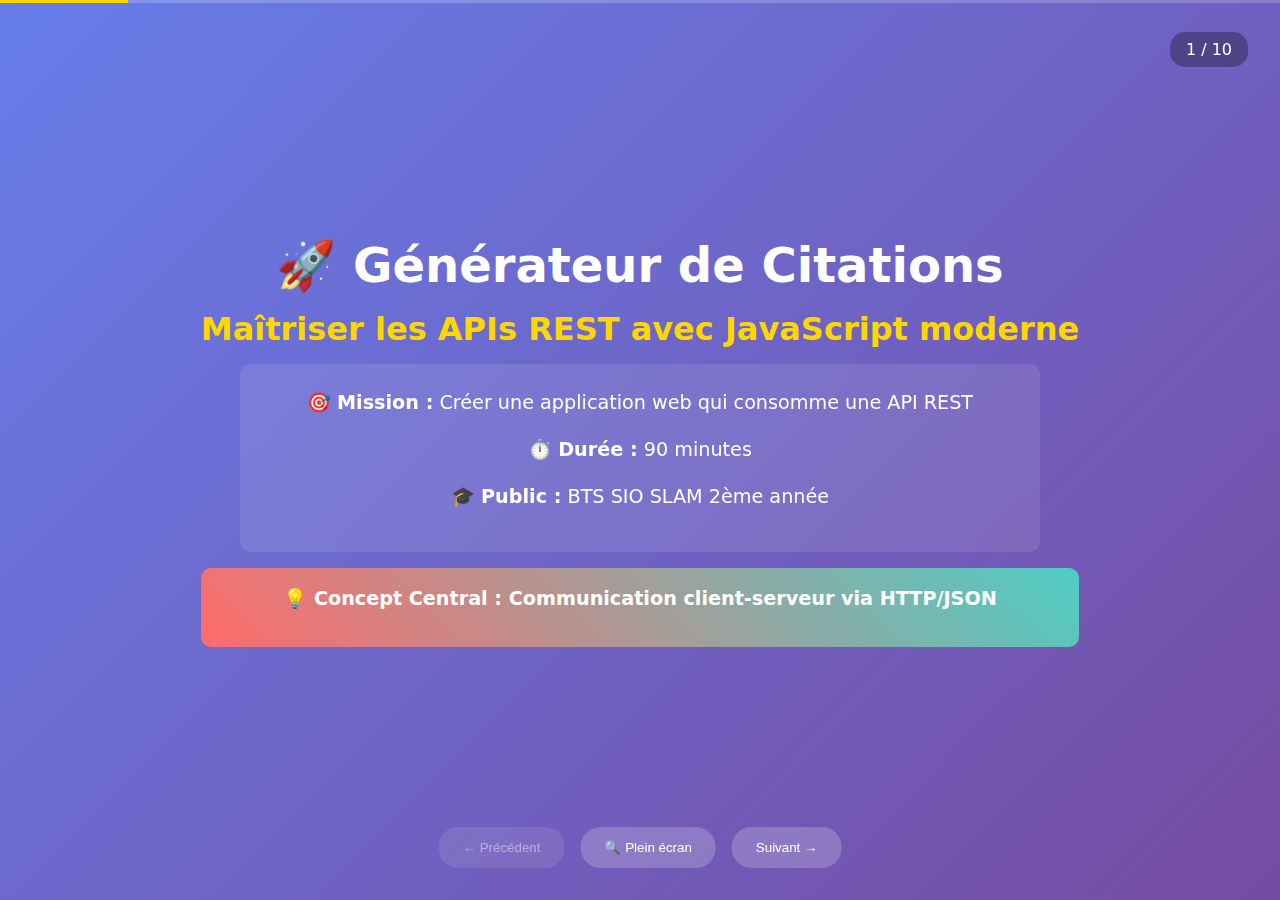
<file: Fichiers d'aide/presentation-atelier.html>
<!DOCTYPE html>
<html lang="fr">
<head>
    <meta charset="UTF-8">
    <meta name="viewport" content="width=device-width, initial-scale=1.0">
    <title>🎓 Présentation Atelier API Citations</title>
    <style>
        * { margin: 0; padding: 0; box-sizing: border-box; }
        body { 
            font-family: system-ui, sans-serif; 
            background: linear-gradient(135deg, #667eea, #764ba2);
            color: white; 
            overflow: hidden;
            height: 100vh;
            display: flex;
            align-items: center;
            justify-content: center;
        }
        
        .slide {
            display: none;
            text-align: center;
            padding: 2rem;
            max-width: 1000px;
            animation: fadeIn 0.5s;
        }
        .slide.active { display: block; }
        
        h1 { font-size: 3rem; margin-bottom: 1rem; }
        h2 { font-size: 2rem; margin-bottom: 1rem; color: #ffd700; }
        h3 { font-size: 1.5rem; margin-bottom: 0.5rem; color: #87ceeb; }
        p, li { font-size: 1.2rem; line-height: 1.6; margin-bottom: 1rem; }
        
        .box {
            background: rgba(255,255,255,0.1);
            padding: 1.5rem;
            border-radius: 10px;
            margin: 1rem auto;
            max-width: 800px;
            backdrop-filter: blur(10px);
        }
        
        .code {
            background: #1e1e1e;
            color: #f8f8f2;
            padding: 1rem;
            border-radius: 8px;
            font-family: 'Courier New', monospace;
            margin: 1rem auto;
            max-width: 700px;
            text-align: left;
            font-size: 1rem;
            line-height: 1.4;
        }
        
        .code .comment { color: #6A9955; }
        .code .keyword { color: #569CD6; }
        .code .string { color: #CE9178; }
        .code .function { color: #DCDCAA; }
        
        .grid { 
            display: grid; 
            grid-template-columns: 1fr 1fr; 
            gap: 1rem; 
            margin: 1rem 0; 
        }
        
        .timeline { 
            display: grid;
            grid-template-columns: repeat(5, 1fr);
            gap: 1rem;
            margin: 2rem 0; 
        }
        .timeline div { 
            background: rgba(255,255,255,0.15); 
            padding: 1rem; 
            border-radius: 8px; 
            text-align: center;
        }
        
        .comparison {
            display: grid;
            grid-template-columns: 1fr 1fr;
            gap: 1rem;
            margin: 1rem 0;
        }
        .comparison .bad { background: rgba(255,0,0,0.2); }
        .comparison .good { background: rgba(0,255,0,0.2); }
        
        .concept-highlight {
            background: linear-gradient(45deg, #ff6b6b, #4ecdc4);
            padding: 1rem;
            border-radius: 10px;
            margin: 1rem 0;
            font-weight: bold;
        }
        
        .steps {
            text-align: left;
            background: rgba(255,255,255,0.1);
            padding: 1rem;
            border-radius: 8px;
            margin: 1rem 0;
        }
        .steps ol { margin-left: 2rem; }
        .steps li { margin-bottom: 0.5rem; }
        
        .api-demo {
            background: #2d3748;
            color: #e2e8f0;
            padding: 1rem;
            border-radius: 8px;
            margin: 1rem 0;
            font-family: monospace;
        }
        
        .nav { 
            position: fixed; 
            bottom: 2rem; 
            left: 50%; 
            transform: translateX(-50%); 
            display: flex; 
            gap: 1rem; 
        }
        .nav button {
            padding: 0.8rem 1.5rem;
            background: rgba(255,255,255,0.2);
            border: none;
            border-radius: 20px;
            color: white;
            cursor: pointer;
            transition: all 0.3s;
            font-weight: 500;
        }
        .nav button:hover { background: rgba(255,255,255,0.3); }
        .nav button:disabled { opacity: 0.5; cursor: not-allowed; }
        
        .counter { 
            position: fixed; 
            top: 2rem; 
            right: 2rem; 
            background: rgba(0,0,0,0.3); 
            padding: 0.5rem 1rem; 
            border-radius: 15px; 
        }
        
        .progress { 
            position: fixed; 
            top: 0; 
            left: 0; 
            width: 100%; 
            height: 3px; 
            background: rgba(255,255,255,0.2); 
        }
        .progress-fill { 
            height: 100%; 
            background: #ffd700; 
            width: 0%; 
            transition: width 0.3s; 
        }
        
        @keyframes fadeIn { from { opacity: 0; transform: translateY(20px); } to { opacity: 1; transform: translateY(0); } }
        @media (max-width: 768px) { 
            h1 { font-size: 2rem; } 
            .grid, .comparison, .timeline { grid-template-columns: 1fr; } 
            .code { font-size: 0.9rem; }
        }
    </style>
</head>
<body>
    <div class="progress"><div class="progress-fill" id="progress"></div></div>
    <div class="counter" id="counter">1 / 10</div>
    
    <!-- Slide 1: Titre -->
    <div class="slide active">
        <h1>🚀 Générateur de Citations</h1>
        <h2>Maîtriser les APIs REST avec JavaScript moderne</h2>
        <div class="box">
            <p>🎯 <strong>Mission :</strong> Créer une application web qui consomme une API REST</p>
            <p>⏱️ <strong>Durée :</strong> 90 minutes</p>
            <p>🎓 <strong>Public :</strong> BTS SIO SLAM 2ème année</p>
        </div>
        <div class="concept-highlight">
            <p>💡 <strong>Concept Central :</strong> Communication client-serveur via HTTP/JSON</p>
        </div>
    </div>

    <!-- Slide 2: Qu'est-ce qu'une API ? -->
    <div class="slide">
        <h2>🌐 Qu'est-ce qu'une API REST ?</h2>
        <div class="box">
            <h3>🏪 Analogie du Restaurant</h3>
            <p><strong>API = Serveur</strong> qui prend vos commandes et vous apporte ce que vous demandez</p>
        </div>
        
        <div class="grid">
            <div class="box">
                <h3>👤 Client (Votre App)</h3>
                <p>• Fait une <strong>requête HTTP</strong></p>
                <p>• Spécifie ce qu'il veut</p>
                <p>• Attend la <strong>réponse</strong></p>
            </div>
            <div class="box">
                <h3>🖥️ Serveur (API)</h3>
                <p>• Reçoit la <strong>requête</strong></p>
                <p>• Traite la demande</p>
                <p>• Renvoie des <strong>données JSON</strong></p>
            </div>
        </div>
        
        <div class="api-demo">
            <p><strong>🔗 URL :</strong> https://api.quotable.io/random</p>
            <p><strong>📥 Réponse :</strong></p>
            <div class="code">
{
  <span class="string">"content"</span>: <span class="string">"Le succès c'est d'aller d'échec en échec..."</span>,
  <span class="string">"author"</span>: <span class="string">"Winston Churchill"</span>,
  <span class="string">"length"</span>: <span class="keyword">65</span>
}
            </div>
        </div>
    </div>

    <!-- Slide 3: REST et HTTP -->
    <div class="slide">
        <h2>📡 Protocole HTTP et REST</h2>
        
        <div class="box">
            <h3>🔄 REST = Representational State Transfer</h3>
            <p>Architecture pour les services web basée sur HTTP</p>
        </div>
        
        <div class="grid">
            <div class="box">
                <h3>📋 Méthodes HTTP</h3>
                <p><strong>GET</strong> : Récupérer des données</p>
                <p><strong>POST</strong> : Créer des données</p>
                <p><strong>PUT</strong> : Modifier des données</p>
                <p><strong>DELETE</strong> : Supprimer des données</p>
            </div>
            <div class="box">
                <h3>📊 Codes de Statut</h3>
                <p><strong style="color: #4ade80;">200</strong> : Succès ✅</p>
                <p><strong style="color: #fbbf24;">404</strong> : Non trouvé ⚠️</p>
                <p><strong style="color: #ef4444;">500</strong> : Erreur serveur ❌</p>
            </div>
        </div>
        
        <div class="concept-highlight">
            <p>💡 <strong>Dans notre projet :</strong> GET https://api.quotable.io/random → Citation aléatoire</p>
        </div>
    </div>

    <!-- Slide 4: L'API Fetch -->
    <div class="slide">
        <h2>🎣 L'API Fetch JavaScript</h2>
        
        <div class="box">
            <h3>🚀 fetch() = "Aller chercher des données"</h3>
            <p>Méthode moderne pour les appels HTTP depuis JavaScript</p>
        </div>
        
        <div class="comparison">
            <div class="box bad">
                <h3>❌ Ancienne Méthode</h3>
                <div class="code">
<span class="comment">// XMLHttpRequest - Complexe</span>
<span class="keyword">var</span> xhr = <span class="keyword">new</span> XMLHttpRequest();
xhr.open(<span class="string">'GET'</span>, url);
xhr.onreadystatechange = <span class="keyword">function</span>() {
  <span class="keyword">if</span> (xhr.readyState === 4) {
    <span class="comment">// Traitement...</span>
  }
};
xhr.send();
                </div>
            </div>
            <div class="box good">
                <h3>✅ Méthode Moderne</h3>
                <div class="code">
<span class="comment">// fetch() - Simple et puissant</span>
<span class="keyword">const</span> response = <span class="keyword">await</span> <span class="function">fetch</span>(url);
<span class="keyword">const</span> data = <span class="keyword">await</span> response.<span class="function">json</span>();
<span class="comment">// C'est tout ! ✨</span>
                </div>
            </div>
        </div>
        
        <div class="steps">
            <h3>📋 Étapes d'un Appel fetch()</h3>
            <ol>
                <li><strong>Appel :</strong> <code>fetch(url)</code> retourne une Promise</li>
                <li><strong>Réponse :</strong> Objet Response avec statut et headers</li>
                <li><strong>Parsing :</strong> <code>.json()</code> convertit en objet JavaScript</li>
                <li><strong>Utilisation :</strong> Données prêtes à être affichées</li>
            </ol>
        </div>
    </div>

    <!-- Slide 5: Async/Await -->
    <div class="slide">
        <h2>⏳ JavaScript Asynchrone : async/await</h2>
        
        <div class="box">
            <h3>🎭 Le Problème de l'Asynchrone</h3>
            <p>Internet n'est pas instantané ! Il faut <strong>attendre</strong> les réponses sans bloquer l'interface.</p>
        </div>
        
        <div class="comparison">
            <div class="box bad">
                <h3>❌ Synchrone (Bloquant)</h3>
                <div class="code">
<span class="comment">// ❌ Ceci ne fonctionne pas !</span>
<span class="keyword">const</span> response = <span class="function">fetch</span>(url);
<span class="keyword">const</span> data = response.<span class="function">json</span>();
<span class="comment">// ⚠️ data sera undefined</span>
                </div>
                <p>😵 L'interface se fige</p>
            </div>
            <div class="box good">
                <h3>✅ Asynchrone (Non-bloquant)</h3>
                <div class="code">
<span class="comment">// ✅ Avec async/await</span>
<span class="keyword">async function</span> <span class="function">getData</span>() {
  <span class="keyword">const</span> response = <span class="keyword">await</span> <span class="function">fetch</span>(url);
  <span class="keyword">const</span> data = <span class="keyword">await</span> response.<span class="function">json</span>();
  <span class="keyword">return</span> data;
}
                </div>
                <p>😊 Interface fluide</p>
            </div>
        </div>
        
        <div class="concept-highlight">
            <p>💡 <strong>async/await</strong> = Écrire du code asynchrone qui ressemble à du code synchrone</p>
        </div>
    </div>

    <!-- Slide 6: Manipulation du DOM -->
    <div class="slide">
        <h2>🎨 Manipulation du DOM</h2>
        
        <div class="box">
            <h3>🏗️ DOM = Document Object Model</h3>
            <p>Représentation de votre page HTML que JavaScript peut modifier en temps réel</p>
        </div>
        
        <div class="grid">
            <div class="box">
                <h3>🎯 Sélection d'Éléments</h3>
                <div class="code">
<span class="comment">// Par ID</span>
<span class="keyword">const</span> element = document
  .<span class="function">getElementById</span>(<span class="string">'citation-text'</span>);

<span class="comment">// Par classe</span>
<span class="keyword">const</span> elements = document
  .<span class="function">getElementsByClassName</span>(<span class="string">'box'</span>);
                </div>
            </div>
            <div class="box">
                <h3>✏️ Modification de Contenu</h3>
                <div class="code">
<span class="comment">// Changer le texte</span>
element.<span class="function">textContent</span> = <span class="string">'Nouveau texte'</span>;

<span class="comment">// Gérer les classes CSS</span>
element.classList.<span class="function">add</span>(<span class="string">'visible'</span>);
element.classList.<span class="function">remove</span>(<span class="string">'hidden'</span>);
                </div>
            </div>
        </div>
        
        <div class="steps">
            <h3>📋 Processus dans Notre Projet</h3>
            <ol>
                <li><strong>Récupérer :</strong> Citation depuis l'API</li>
                <li><strong>Sélectionner :</strong> Élément HTML pour l'affichage</li>
                <li><strong>Modifier :</strong> textContent avec la citation</li>
                <li><strong>Styliser :</strong> Classes CSS pour l'animation</li>
            </ol>
        </div>
        
        <div class="box">
            <h3>🔐 Sécurité : textContent vs innerHTML</h3>
            <p><strong>textContent</strong> = Sécurisé (évite les injections XSS)</p>
            <p><strong>innerHTML</strong> = Dangereux avec données utilisateur</p>
        </div>
    </div>

    <!-- Slide 7: Gestion d'Erreurs -->
    <div class="slide">
        <h2>⚠️ Gestion Robuste des Erreurs</h2>
        
        <div class="box">
            <h3>🛡️ Pourquoi Gérer les Erreurs ?</h3>
            <p>Internet est imprévisible : connexion coupée, serveur en panne, API indisponible...</p>
        </div>
        
        <div class="comparison">
            <div class="box bad">
                <h3>❌ Sans Gestion d'Erreurs</h3>
                <div class="code">
<span class="keyword">const</span> data = <span class="keyword">await</span> <span class="function">fetch</span>(url);
<span class="comment">// 💥 Crash si problème réseau</span>
                </div>
                <p>😡 Utilisateur frustré</p>
            </div>
            <div class="box good">
                <h3>✅ Avec try/catch</h3>
                <div class="code">
<span class="keyword">try</span> {
  <span class="keyword">const</span> response = <span class="keyword">await</span> <span class="function">fetch</span>(url);
  <span class="keyword">if</span> (!response.ok) {
    <span class="keyword">throw new</span> <span class="function">Error</span>(<span class="string">'Erreur réseau'</span>);
  }
  <span class="keyword">const</span> data = <span class="keyword">await</span> response.<span class="function">json</span>();
} <span class="keyword">catch</span> (error) {
  <span class="function">console.error</span>(<span class="string">'Problème:'</span>, error);
  <span class="comment">// Afficher message utilisateur</span>
}
                </div>
                <p>😊 Expérience fluide</p>
            </div>
        </div>
        
        <div class="steps">
            <h3>📋 Types d'Erreurs à Gérer</h3>
            <ol>
                <li><strong>Réseau :</strong> Pas de connexion internet</li>
                <li><strong>HTTP :</strong> 404 (non trouvé), 500 (erreur serveur)</li>
                <li><strong>JSON :</strong> Réponse malformée</li>
                <li><strong>Application :</strong> Données manquantes</li>
            </ol>
        </div>
    </div>

    <!-- Slide 8: Outils de Débogage -->
    <div class="slide">
        <h2>🔧 Outils de Débogage : F12</h2>
        
        <div class="box">
            <h3>🎯 DevTools = Votre Meilleur Ami</h3>
            <p>Outils intégrés au navigateur pour comprendre et déboguer votre code</p>
        </div>
        
        <div class="grid">
            <div class="box">
                <h3>💬 Console</h3>
                <p>• <strong>console.log()</strong> : Messages de debug</p>
                <p>• <strong>Erreurs</strong> : Stack traces détaillées</p>
                <p>• <strong>Tests</strong> : Exécution de code en direct</p>
                <div class="code">
console.log(<span class="string">'Citation reçue:'</span>, data);
console.error(<span class="string">'Erreur API:'</span>, error);
                </div>
            </div>
            <div class="box">
                <h3>🌐 Network</h3>
                <p>• <strong>Requêtes HTTP</strong> : Toutes les communications</p>
                <p>• <strong>Codes de statut</strong> : 200, 404, 500...</p>
                <p>• <strong>Contenu</strong> : Voir les réponses JSON</p>
                <p>• <strong>Timing</strong> : Mesurer les performances</p>
            </div>
        </div>
        
        <div class="steps">
            <h3>📋 Workflow de Debug</h3>
            <ol>
                <li><strong>F12</strong> → Ouvrir les DevTools</li>
                <li><strong>Console</strong> → Voir les messages et erreurs</li>
                <li><strong>Network</strong> → Vérifier les appels API</li>
                <li><strong>Elements</strong> → Inspecter le DOM</li>
                <li><strong>Sources</strong> → Points d'arrêt dans le code</li>
            </ol>
        </div>
    </div>

    <!-- Slide 9: Planning -->
    <div class="slide">
        <h2>📅 Planning de l'Atelier</h2>
        
        <div class="timeline">
            <div>
                <h3>🚀 Phase 1</h3>
                <p><strong>15 min</strong></p>
                <p>Concepts et API</p>
                <small>Cette présentation + test API</small>
            </div>
            <div>
                <h3>💻 Phase 2</h3>
                <p><strong>25 min</strong></p>
                <p>Fetch & DOM</p>
                <small>Étapes 1-2 du guide</small>
            </div>
            <div>
                <h3>🛡️ Phase 3</h3>
                <p><strong>20 min</strong></p>
                <p>Gestion erreurs</p>
                <small>Étapes 3-4 du guide</small>
            </div>
            <div>
                <h3>🧪 Phase 4</h3>
                <p><strong>15 min</strong></p>
                <p>Tests & Debug</p>
                <small>Validation et déploiement</small>
            </div>
            <div>
                <h3>📊 Phase 5</h3>
                <p><strong>15 min</strong></p>
                <p>Évaluation</p>
                <small>QCM et auto-évaluation</small>
            </div>
        </div>
        
        <div class="box">
            <h3>🎯 Objectifs de Chaque Phase</h3>
            <p><strong>Phase 1 :</strong> Comprendre les concepts théoriques</p>
            <p><strong>Phase 2 :</strong> Première API fonctionnelle</p>
            <p><strong>Phase 3 :</strong> Application robuste</p>
            <p><strong>Phase 4 :</strong> Code de qualité professionnelle</p>
            <p><strong>Phase 5 :</strong> Validation des acquis</p>
        </div>
    </div>

    <!-- Slide 10: À vos marques ! -->
    <div class="slide">
        <h1>🏁 À vos marques !</h1>
        
        <div class="box">
            <h2>🚀 Prêts pour l'aventure API ?</h2>
            <p>Vous avez maintenant tous les concepts pour réussir cette mission</p>
        </div>
        
        <div class="grid">
            <div class="box">
                <h3>📚 Concepts Acquis</h3>
                <p>✅ API REST et HTTP</p>
                <p>✅ fetch() et async/await</p>
                <p>✅ Manipulation DOM</p>
                <p>✅ Gestion d'erreurs</p>
                <p>✅ Outils de debug</p>
            </div>
            <div class="box">
                <h3>🎯 Prochaines Étapes</h3>
                <p>1. Ouvrir le guide pratique</p>
                <p>2. Compléter le code étape par étape</p>
                <p>3. Tester et déboguer</p>
                <p>4. Déployer sur GitHub Pages</p>
                <p>5. Évaluer vos acquis</p>
            </div>
        </div>
        
        <div class="concept-highlight">
            <h2>💪 Let's Code!</h2>
            <p>🎯 <strong>Rendez-vous dans instructions_etudiant.md</strong></p>
        </div>
    </div>

    <div class="nav">
        <button id="prev" onclick="changeSlide(-1)">← Précédent</button>
        <button onclick="toggleFullscreen()">🔍 Plein écran</button>
        <button id="next" onclick="changeSlide(1)">Suivant →</button>
    </div>

    <script>
        let currentSlide = 0;
        const slides = document.querySelectorAll('.slide');
        const totalSlides = slides.length;

        function updateSlide() {
            slides.forEach(slide => slide.classList.remove('active'));
            slides[currentSlide].classList.add('active');
            
            document.getElementById('counter').textContent = `${currentSlide + 1} / ${totalSlides}`;
            document.getElementById('progress').style.width = `${((currentSlide + 1) / totalSlides) * 100}%`;
            
            document.getElementById('prev').disabled = currentSlide === 0;
            document.getElementById('next').disabled = currentSlide === totalSlides - 1;
            
            if (currentSlide === totalSlides - 1) {
                document.getElementById('next').textContent = '🏁 Terminé';
            } else {
                document.getElementById('next').textContent = 'Suivant →';
            }
        }

        function changeSlide(direction) {
            currentSlide += direction;
            if (currentSlide < 0) currentSlide = 0;
            if (currentSlide >= totalSlides) currentSlide = totalSlides - 1;
            updateSlide();
        }

        function toggleFullscreen() {
            if (!document.fullscreenElement) {
                document.documentElement.requestFullscreen();
            } else {
                document.exitFullscreen();
            }
        }

        // Navigation clavier
        document.addEventListener('keydown', (e) => {
            if (e.key === 'ArrowRight' || e.key === ' ') { e.preventDefault(); changeSlide(1); }
            if (e.key === 'ArrowLeft') { e.preventDefault(); changeSlide(-1); }
            if (e.key === 'f' || e.key === 'F') toggleFullscreen();
        });

        updateSlide();
    </script>
</body>
</html>
</file>
<file: style.css>
/* ===== GÉNÉRATEUR DE CITATIONS - STYLES ===== */

/* 🎨 Variables CSS pour une maintenance facile */
:root {
    --primary-color: #4a90e2;
    --primary-dark: #2563eb;
    --secondary-color: #64b5f6;
    --success-color: #4caf50;
    --error-color: #f44336;
    --text-primary: #2c3e50;
    --text-secondary: #7f8c8d;
    --background: #ecf0f1;
    --card-bg: #ffffff;
    --shadow-light: 0 2px 10px rgba(0, 0, 0, 0.1);
    --shadow-medium: 0 4px 20px rgba(0, 0, 0, 0.15);
    --border-radius: 12px;
    --transition-speed: 0.3s;
}

/* 🌐 Reset et styles de base */
* {
    margin: 0;
    padding: 0;
    box-sizing: border-box;
}

body {
    font-family: 'Segoe UI', Tahoma, Geneva, Verdana, sans-serif;
    background: linear-gradient(135deg, #667eea 0%, #764ba2 100%);
    min-height: 100vh;
    display: flex;
    justify-content: center;
    align-items: center;
    padding: 20px;
    color: var(--text-primary);
}

/* 📦 Container principal */
.container {
    background: var(--card-bg);
    border-radius: var(--border-radius);
    box-shadow: var(--shadow-medium);
    max-width: 700px;
    width: 100%;
    padding: 40px;
    animation: slideIn 0.6s ease-out;
}

@keyframes slideIn {
    from {
        opacity: 0;
        transform: translateY(-30px);
    }
    to {
        opacity: 1;
        transform: translateY(0);
    }
}

/* 📌 Header */
header {
    text-align: center;
    margin-bottom: 30px;
}

header h1 {
    color: var(--primary-color);
    font-size: 2.5rem;
    margin-bottom: 10px;
}

.subtitle {
    color: var(--text-secondary);
    font-size: 1.1rem;
}

/* 📝 Section citation */
.citation-section {
    min-height: 250px;
    display: flex;
    align-items: center;
    justify-content: center;
    margin-bottom: 30px;
}

/* ⏳ Loading */
.loading {
    text-align: center;
}

.spinner {
    border: 4px solid var(--background);
    border-top: 4px solid var(--primary-color);
    border-radius: 50%;
    width: 50px;
    height: 50px;
    animation: spin 1s linear infinite;
    margin: 0 auto 20px;
}

@keyframes spin {
    0% { transform: rotate(0deg); }
    100% { transform: rotate(360deg); }
}

.loading p {
    color: var(--text-secondary);
    font-style: italic;
}

/* 💬 Citation container */
.citation-container {
    text-align: center;
    padding: 20px;
}

.citation-text {
    font-size: 1.5rem;
    line-height: 1.6;
    color: var(--text-primary);
    font-style: italic;
    margin-bottom: 20px;
    position: relative;
}

.citation-text::before {
    content: '❝';
    font-size: 3rem;
    color: var(--primary-color);
    position: absolute;
    left: -30px;
    top: -10px;
    opacity: 0.3;
}

.citation-author {
    display: block;
    font-size: 1.1rem;
    color: var(--text-secondary);
    font-style: normal;
    margin-top: 15px;
}

/* ❌ Error container */
.error-container {
    text-align: center;
    padding: 20px;
}

.error-message {
    color: var(--error-color);
    font-size: 1.1rem;
    margin-bottom: 20px;
}

/* 🔘 Boutons */
.actions {
    text-align: center;
}

button {
    font-family: inherit;
    font-size: 1rem;
    padding: 12px 30px;
    border: none;
    border-radius: var(--border-radius);
    cursor: pointer;
    transition: all var(--transition-speed);
    font-weight: 600;
}

.btn-nouvelle {
    background: var(--primary-color);
    color: white;
    box-shadow: var(--shadow-light);
}

.btn-nouvelle:hover:not(:disabled) {
    background: var(--primary-dark);
    transform: translateY(-2px);
    box-shadow: var(--shadow-medium);
}

.btn-nouvelle:active:not(:disabled) {
    transform: translateY(0);
}

.btn-nouvelle:disabled {
    background: var(--text-secondary);
    cursor: not-allowed;
    opacity: 0.6;
}

.btn-retry {
    background: var(--secondary-color);
    color: white;
    padding: 10px 25px;
}

.btn-retry:hover {
    background: var(--primary-color);
    transform: translateY(-2px);
}

/* 🎁 Section bonus */
.bonus-section {
    display: flex;
    gap: 15px;
    justify-content: center;
    margin-top: 20px;
}

.btn-secondary {
    background: transparent;
    border: 2px solid var(--primary-color);
    color: var(--primary-color);
    padding: 8px 20px;
}

.btn-secondary:hover {
    background: var(--primary-color);
    color: white;
}

/* 👣 Footer */
footer {
    text-align: center;
    margin-top: 40px;
    padding-top: 20px;
    border-top: 1px solid var(--background);
    color: var(--text-secondary);
    font-size: 0.9rem;
}

footer a {
    color: var(--primary-color);
    text-decoration: none;
    transition: color var(--transition-speed);
}

footer a:hover {
    color: var(--primary-dark);
    text-decoration: underline;
}

footer p {
    margin: 5px 0;
}

/* 🎭 Classes utilitaires */
.hidden {
    display: none !important;
}

.fade-in {
    animation: fadeIn 0.5s ease-in;
}

@keyframes fadeIn {
    from {
        opacity: 0;
    }
    to {
        opacity: 1;
    }
}

.sr-only {
    position: absolute;
    width: 1px;
    height: 1px;
    padding: 0;
    margin: -1px;
    overflow: hidden;
    clip: rect(0, 0, 0, 0);
    white-space: nowrap;
    border-width: 0;
}

/* 📱 Responsive Design */
@media (max-width: 768px) {
    .container {
        padding: 25px;
    }

    header h1 {
        font-size: 2rem;
    }

    .subtitle {
        font-size: 1rem;
    }

    .citation-text {
        font-size: 1.2rem;
    }

    .citation-text::before {
        left: -20px;
        font-size: 2rem;
    }

    .citation-author {
        font-size: 1rem;
    }

    button {
        padding: 10px 20px;
        font-size: 0.95rem;
    }

    .bonus-section {
        flex-direction: column;
    }

    .btn-secondary {
        width: 100%;
    }
}

@media (max-width: 480px) {
    body {
        padding: 10px;
    }

    .container {
        padding: 20px;
    }

    header h1 {
        font-size: 1.6rem;
    }

    .citation-text {
        font-size: 1.1rem;
    }

    .citation-section {
        min-height: 200px;
    }
}

/* 🎨 Accessibilité - Focus visible */
button:focus-visible,
a:focus-visible {
    outline: 3px solid var(--primary-color);
    outline-offset: 2px;
}

/* 🌙 Mode sombre (optionnel - peut être activé avec prefers-color-scheme) */
@media (prefers-color-scheme: dark) {
    :root {
        --text-primary: #ecf0f1;
        --text-secondary: #bdc3c7;
        --background: #2c3e50;
        --card-bg: #34495e;
    }

    body {
        background: linear-gradient(135deg, #2c3e50 0%, #34495e 100%);
    }
}
</file>
